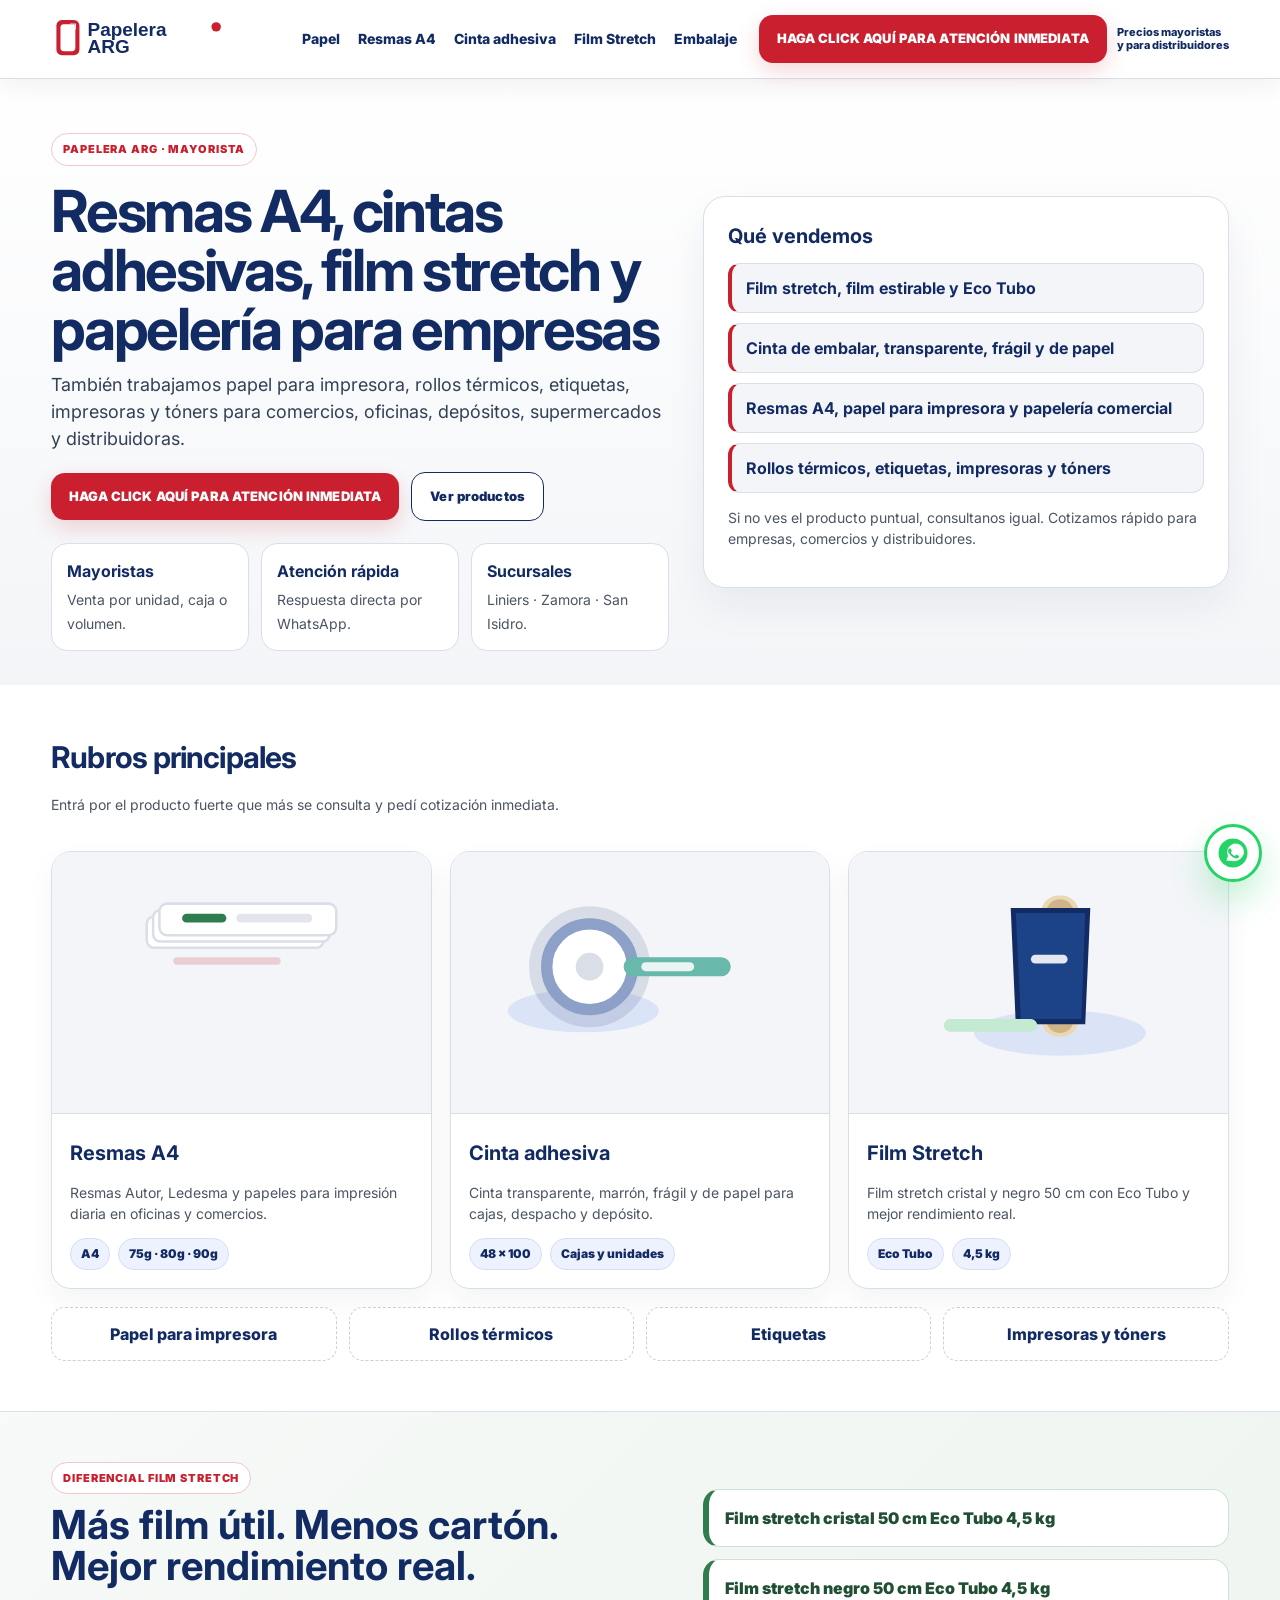
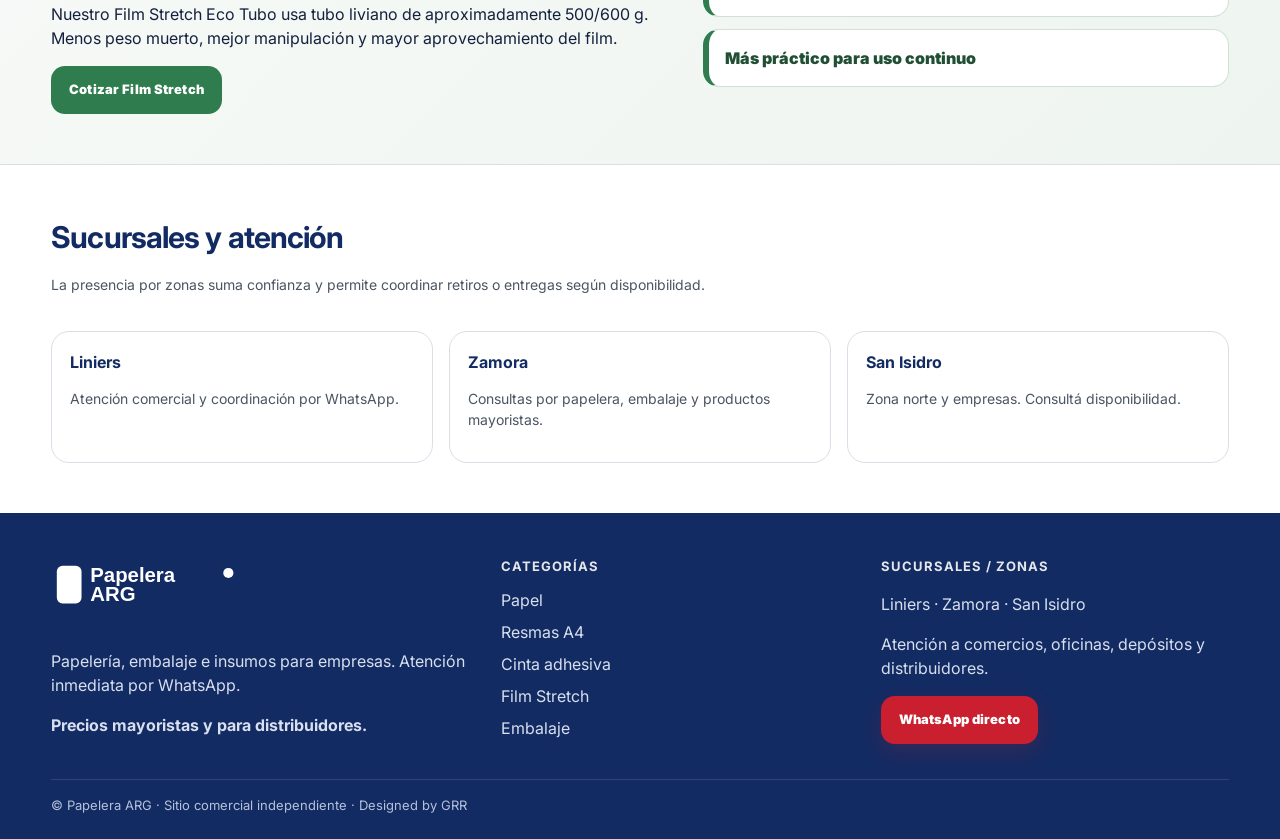
<file: index.html>
<!doctype html><html lang="es-AR"><head><meta charset="utf-8"><meta name="viewport" content="width=device-width, initial-scale=1"><title>Papelera ARG | Resmas A4, cintas adhesivas, film stretch y papelería para empresas</title><meta name="description" content="Papelera ARG: resmas A4, papel para impresora, cintas adhesivas, film stretch, rollos térmicos, etiquetas, impresoras y tóners para empresas."><link rel="canonical" href="https://www.papelera-arg.com.ar/"><meta property="og:title" content="Papelera ARG | Resmas A4, cintas adhesivas, film stretch y papelería para empresas"><meta property="og:description" content="Papelera ARG: resmas A4, papel para impresora, cintas adhesivas, film stretch, rollos térmicos, etiquetas, impresoras y tóners para empresas."><meta property="og:type" content="website"><link rel="icon" href="assets/img/favicon.svg" type="image/svg+xml"><link rel="preconnect" href="https://fonts.googleapis.com"><link rel="preconnect" href="https://fonts.gstatic.com" crossorigin><link href="https://fonts.googleapis.com/css2?family=Inter:wght@400;600;700;800;900&display=swap" rel="stylesheet"><link rel="stylesheet" href="assets/style.css"></head><body><header class="topbar"><div class="container nav"><a class="logo" href="index.html"><img src="assets/img/logo.svg" alt="Papelera ARG"></a><nav class="menu" data-menu><a href="papel.html">Papel</a><a href="resmas-a4.html">Resmas A4</a><a href="cinta-adhesiva.html">Cinta adhesiva</a><a href="film-stretch.html">Film Stretch</a><a href="embalaje.html">Embalaje</a></nav><div class="top-action"><a class="btn primary" href="https://wa.me/5491159468220?text=Hola%2C%20vengo%20de%20Papelera%20ARG.%20Quiero%20atenci%C3%B3n%20inmediata%20por%20una%20cotizaci%C3%B3n." target="_blank" rel="noopener">HAGA CLICK AQUÍ PARA ATENCIÓN INMEDIATA</a><span class="micro">Precios mayoristas<br>y para distribuidores</span></div><button class="mobile-toggle" data-menu-toggle>Menú</button></div></header>
<main>
<section class="hero"><div class="container hero-grid"><div><span class="kicker">Papelera ARG · Mayorista</span><h1>Resmas A4, cintas adhesivas, film stretch y papelería para empresas</h1><p class="lead">También trabajamos papel para impresora, rollos térmicos, etiquetas, impresoras y tóners para comercios, oficinas, depósitos, supermercados y distribuidoras.</p><div class="hero-actions"><a class="btn primary" href="https://wa.me/5491159468220?text=Hola%2C%20vengo%20de%20Papelera%20ARG.%20Quiero%20atenci%C3%B3n%20inmediata%20por%20una%20cotizaci%C3%B3n." target="_blank">HAGA CLICK AQUÍ PARA ATENCIÓN INMEDIATA</a><a class="btn outline" href="#productos">Ver productos</a></div><div class="trust-row"><div class="trust"><strong>Mayoristas</strong><span>Venta por unidad, caja o volumen.</span></div><div class="trust"><strong>Atención rápida</strong><span>Respuesta directa por WhatsApp.</span></div><div class="trust"><strong>Sucursales</strong><span>Liniers · Zamora · San Isidro.</span></div></div></div><div class="hero-visual"><h3>Qué vendemos</h3><div class="hero-list"><div>Film stretch, film estirable y Eco Tubo</div><div>Cinta de embalar, transparente, frágil y de papel</div><div>Resmas A4, papel para impresora y papelería comercial</div><div>Rollos térmicos, etiquetas, impresoras y tóners</div></div><p class="hero-note">Si no ves el producto puntual, consultanos igual. Cotizamos rápido para empresas, comercios y distribuidores.</p></div></div></section>
<section id="productos" class="section"><div class="container"><div class="section-head"><div><h2>Rubros principales</h2><p>Entrá por el producto fuerte que más se consulta y pedí cotización inmediata.</p></div></div><div class="grid cols-3"><a class="card cat-card" href="resmas-a4.html"><img src="assets/img/resmas.svg" alt="Resmas A4" loading="lazy"><div class="cat-body"><h3>Resmas A4</h3><p>Resmas Autor, Ledesma y papeles para impresión diaria en oficinas y comercios.</p><div class="tags"><span class="tag">A4</span><span class="tag">75g · 80g · 90g</span></div></div></a><a class="card cat-card" href="cinta-adhesiva.html"><img src="assets/img/cinta.svg" alt="Cinta adhesiva" loading="lazy"><div class="cat-body"><h3>Cinta adhesiva</h3><p>Cinta transparente, marrón, frágil y de papel para cajas, despacho y depósito.</p><div class="tags"><span class="tag">48 x 100</span><span class="tag">Cajas y unidades</span></div></div></a><a class="card cat-card" href="film-stretch.html"><img src="assets/img/film.svg" alt="Film Stretch" loading="lazy"><div class="cat-body"><h3>Film Stretch</h3><p>Film stretch cristal y negro 50 cm con Eco Tubo y mejor rendimiento real.</p><div class="tags"><span class="tag">Eco Tubo</span><span class="tag">4,5 kg</span></div></div></a></div><div class="secondary-strip"><div class="secondary-item">Papel para impresora</div><div class="secondary-item">Rollos térmicos</div><div class="secondary-item">Etiquetas</div><div class="secondary-item">Impresoras y tóners</div></div></div></section>
<section class="eco-band"><div class="container eco-box"><div><span class="kicker">Diferencial Film Stretch</span><h2 class="eco-title">Más film útil. Menos cartón. Mejor rendimiento real.</h2><p>Nuestro Film Stretch Eco Tubo usa tubo liviano de aproximadamente 500/600 g. Menos peso muerto, mejor manipulación y mayor aprovechamiento del film.</p><div class="hero-actions"><a class="btn green" href="https://wa.me/5491159468220?text=Hola%2C%20vengo%20de%20Papelera%20ARG.%20Quiero%20cotizar%20Film%20Stretch%20Eco%20Tubo." target="_blank">Cotizar Film Stretch</a></div></div><div class="eco-list"><div class="eco-item">Film stretch cristal 50 cm Eco Tubo 4,5 kg</div><div class="eco-item">Film stretch negro 50 cm Eco Tubo 4,5 kg</div><div class="eco-item">Más práctico para uso continuo</div></div></div></section>
<section class="section"><div class="container"><div class="section-head"><div><h2>Sucursales y atención</h2><p>La presencia por zonas suma confianza y permite coordinar retiros o entregas según disponibilidad.</p></div></div><div class="branch-grid"><div class="branch"><strong>Liniers</strong><p>Atención comercial y coordinación por WhatsApp.</p></div><div class="branch"><strong>Zamora</strong><p>Consultas por papelera, embalaje y productos mayoristas.</p></div><div class="branch"><strong>San Isidro</strong><p>Zona norte y empresas. Consultá disponibilidad.</p></div></div></div></section>
</main><footer class="footer"><div class="container"><div class="footer-grid"><div><img src="assets/img/logo.svg" alt="Papelera ARG" style="height:58px;filter:brightness(0) invert(1);margin-bottom:12px"><p>Papelería, embalaje e insumos para empresas. Atención inmediata por WhatsApp.</p><p><strong>Precios mayoristas y para distribuidores.</strong></p></div><div><h4>Categorías</h4><div class="footer-links"><a href="papel.html">Papel</a><a href="resmas-a4.html">Resmas A4</a><a href="cinta-adhesiva.html">Cinta adhesiva</a><a href="film-stretch.html">Film Stretch</a><a href="embalaje.html">Embalaje</a></div></div><div><h4>Sucursales / zonas</h4><p>Liniers · Zamora · San Isidro</p><p>Atención a comercios, oficinas, depósitos y distribuidores.</p><a class="btn primary" href="https://wa.me/5491159468220?text=Hola%2C%20vengo%20de%20Papelera%20ARG.%20Quiero%20pedir%20una%20cotizaci%C3%B3n." target="_blank">WhatsApp directo</a></div></div><div class="copy">© Papelera ARG · Sitio comercial independiente · Designed by GRR</div></div></footer><a class="float-wa" aria-label="WhatsApp" href="https://wa.me/5491159468220?text=Hola%2C%20vengo%20de%20Papelera%20ARG.%20Quiero%20pedir%20una%20cotizaci%C3%B3n." target="_blank"><img src="assets/img/wa.svg" alt="WhatsApp"></a><script src="assets/app.js"></script></body></html>
</file>
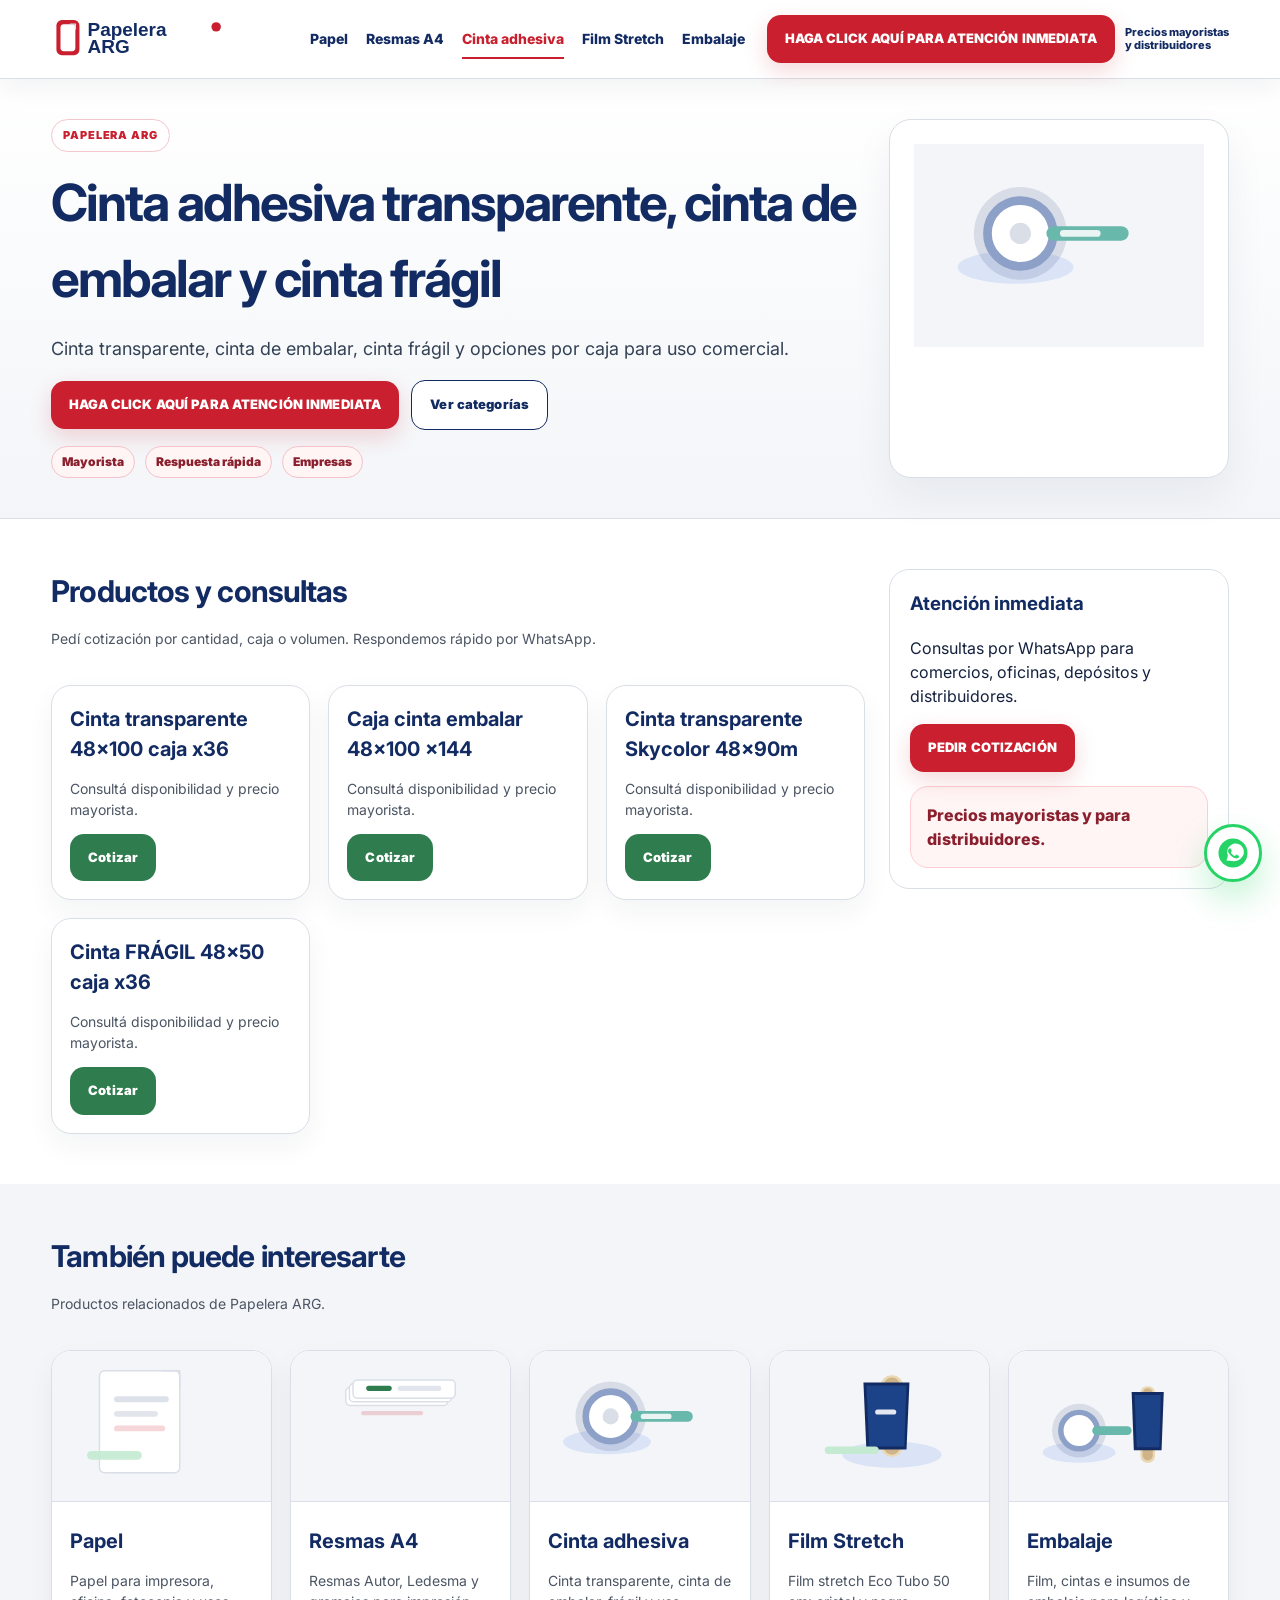
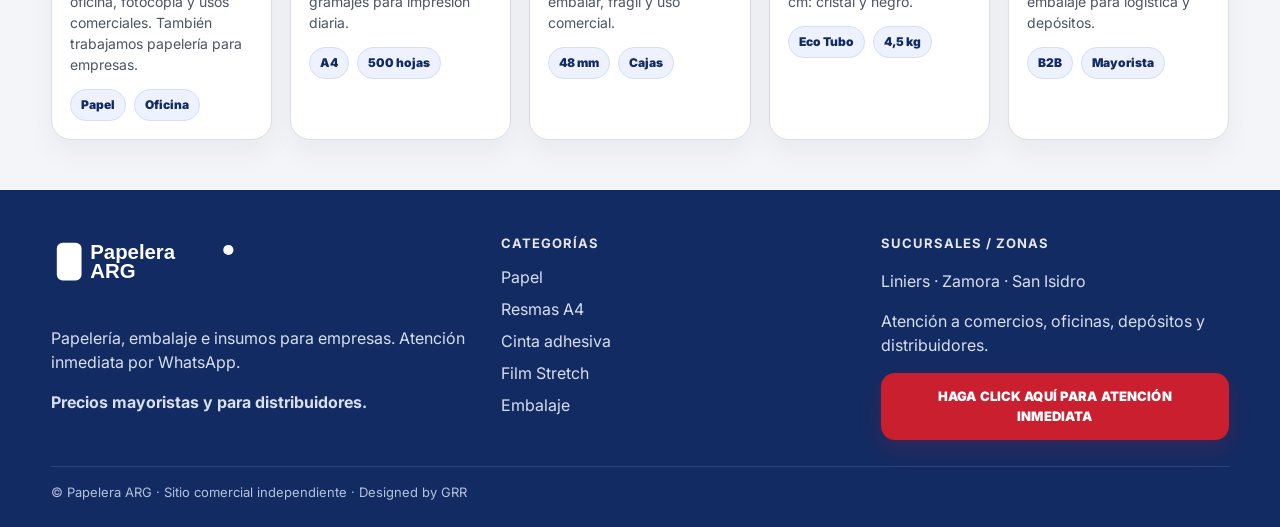
<file: cinta-adhesiva.html>
<!doctype html><html lang="es-AR"><head><meta charset="utf-8"><meta name="viewport" content="width=device-width, initial-scale=1"><title>Cinta adhesiva transparente, cinta de embalar y cinta frágil | Papelera ARG</title><meta name="description" content="Cinta transparente, cinta de embalar, cinta frágil y opciones por caja para uso comercial."><link rel="canonical" href="https://www.papelera-arg.com.ar/cinta-adhesiva.html"><meta property="og:title" content="Cinta adhesiva transparente, cinta de embalar y cinta frágil | Papelera ARG"><meta property="og:description" content="Cinta transparente, cinta de embalar, cinta frágil y opciones por caja para uso comercial."><meta property="og:type" content="website"><link rel="icon" href="assets/img/favicon.svg" type="image/svg+xml"><link rel="preconnect" href="https://fonts.googleapis.com"><link rel="preconnect" href="https://fonts.gstatic.com" crossorigin><link href="https://fonts.googleapis.com/css2?family=Inter:wght@400;600;700;800;900&display=swap" rel="stylesheet"><link rel="stylesheet" href="assets/style.css"></head><body><header class="topbar"><div class="container nav"><a class="logo" href="index.html"><img src="assets/img/logo.svg" alt="Papelera ARG"></a><nav class="menu" data-menu><a class="" href="papel.html">Papel</a><a class="" href="resmas-a4.html">Resmas A4</a><a class="active" href="cinta-adhesiva.html">Cinta adhesiva</a><a class="" href="film-stretch.html">Film Stretch</a><a class="" href="embalaje.html">Embalaje</a></nav><div class="top-action"><a class="btn primary" href="https://wa.me/5491159468220?text=Hola%2C%20vengo%20de%20Papelera%20ARG.%20Quiero%20atenci%C3%B3n%20inmediata%20por%20una%20cotizaci%C3%B3n." target="_blank" rel="noopener">HAGA CLICK AQUÍ PARA ATENCIÓN INMEDIATA</a><span class="micro">Precios mayoristas<br>y distribuidores</span></div><button class="mobile-toggle" data-menu-toggle>Menú</button></div></header><main><section class="page-hero"><div class="container content-grid"><div><span class="kicker">Papelera ARG</span><h1>Cinta adhesiva transparente, cinta de embalar y cinta frágil</h1><p>Cinta transparente, cinta de embalar, cinta frágil y opciones por caja para uso comercial.</p><div class="hero-actions"><a class="btn primary" href="https://wa.me/5491159468220?text=Hola%2C%20vengo%20de%20Papelera%20ARG.%20Quiero%20cotizar%20cinta%20adhesiva%20/%20cinta%20de%20embalar." target="_blank">HAGA CLICK AQUÍ PARA ATENCIÓN INMEDIATA</a><a class="btn outline" href="index.html#productos">Ver categorías</a></div><div class="quick-links"><span class="tag">Mayorista</span><span class="tag">Respuesta rápida</span><span class="tag">Empresas</span></div></div><div class="hero-visual"><img src="assets/img/cinta.svg" alt="Cinta adhesiva"></div></div></section><section class="section"><div class="container content-grid"><div><div class="section-head"><div><h2>Productos y consultas</h2><p>Pedí cotización por cantidad, caja o volumen. Respondemos rápido por WhatsApp.</p></div></div><div class="grid cols-3"><div class="card product"><h3>Cinta transparente 48x100 caja x36</h3><p>Consultá disponibilidad y precio mayorista.</p><a class="btn green" href="https://wa.me/5491159468220?text=Hola%2C%20vengo%20de%20Papelera%20ARG.%20Quiero%20cotizar%20cinta%20adhesiva%20/%20cinta%20de%20embalar.%20Producto%3A%20Cinta%20transparente%2048x100%20caja%20x36" target="_blank">Cotizar</a></div><div class="card product"><h3>Caja cinta embalar 48x100 x144</h3><p>Consultá disponibilidad y precio mayorista.</p><a class="btn green" href="https://wa.me/5491159468220?text=Hola%2C%20vengo%20de%20Papelera%20ARG.%20Quiero%20cotizar%20cinta%20adhesiva%20/%20cinta%20de%20embalar.%20Producto%3A%20Caja%20cinta%20embalar%2048x100%20x144" target="_blank">Cotizar</a></div><div class="card product"><h3>Cinta transparente Skycolor 48x90m</h3><p>Consultá disponibilidad y precio mayorista.</p><a class="btn green" href="https://wa.me/5491159468220?text=Hola%2C%20vengo%20de%20Papelera%20ARG.%20Quiero%20cotizar%20cinta%20adhesiva%20/%20cinta%20de%20embalar.%20Producto%3A%20Cinta%20transparente%20Skycolor%2048x90m" target="_blank">Cotizar</a></div><div class="card product"><h3>Cinta FRÁGIL 48x50 caja x36</h3><p>Consultá disponibilidad y precio mayorista.</p><a class="btn green" href="https://wa.me/5491159468220?text=Hola%2C%20vengo%20de%20Papelera%20ARG.%20Quiero%20cotizar%20cinta%20adhesiva%20/%20cinta%20de%20embalar.%20Producto%3A%20Cinta%20FR%C3%81GIL%2048x50%20caja%20x36" target="_blank">Cotizar</a></div></div></div><aside class="sidebox"><h3>Atención inmediata</h3><p>Consultas por WhatsApp para comercios, oficinas, depósitos y distribuidores.</p><a class="btn primary" href="https://wa.me/5491159468220?text=Hola%2C%20vengo%20de%20Papelera%20ARG.%20Quiero%20cotizar%20cinta%20adhesiva%20/%20cinta%20de%20embalar." target="_blank">PEDIR COTIZACIÓN</a><div style="height:14px"></div><div class="notice">Precios mayoristas y para distribuidores.</div></aside></div></section><section class="section alt"><div class="container"><div class="section-head"><div><h2>También puede interesarte</h2><p>Productos relacionados de Papelera ARG.</p></div></div><div class="grid cols-5"><a class="card cat-card" href="papel.html"><img src="assets/img/papel.svg" alt="Papel" loading="lazy"><div class="cat-body"><h3>Papel</h3><p>Papel para impresora, oficina, fotocopia y usos comerciales. También trabajamos papelería para empresas.</p><div class="tags"><span class="tag">Papel</span><span class="tag">Oficina</span></div></div></a><a class="card cat-card" href="resmas-a4.html"><img src="assets/img/resmas.svg" alt="Resmas A4" loading="lazy"><div class="cat-body"><h3>Resmas A4</h3><p>Resmas Autor, Ledesma y gramajes para impresión diaria.</p><div class="tags"><span class="tag">A4</span><span class="tag">500 hojas</span></div></div></a><a class="card cat-card" href="cinta-adhesiva.html"><img src="assets/img/cinta.svg" alt="Cinta adhesiva" loading="lazy"><div class="cat-body"><h3>Cinta adhesiva</h3><p>Cinta transparente, cinta de embalar, frágil y uso comercial.</p><div class="tags"><span class="tag">48 mm</span><span class="tag">Cajas</span></div></div></a><a class="card cat-card" href="film-stretch.html"><img src="assets/img/film.svg" alt="Film Stretch" loading="lazy"><div class="cat-body"><h3>Film Stretch</h3><p>Film stretch Eco Tubo 50 cm: cristal y negro.</p><div class="tags"><span class="tag">Eco Tubo</span><span class="tag">4,5 kg</span></div></div></a><a class="card cat-card" href="embalaje.html"><img src="assets/img/embalaje.svg" alt="Embalaje" loading="lazy"><div class="cat-body"><h3>Embalaje</h3><p>Film, cintas e insumos de embalaje para logística y depósitos.</p><div class="tags"><span class="tag">B2B</span><span class="tag">Mayorista</span></div></div></a></div></div></section></main><footer class="footer"><div class="container"><div class="footer-grid"><div><img src="assets/img/logo.svg" alt="Papelera ARG" style="height:58px;filter:brightness(0) invert(1);margin-bottom:12px"><p>Papelería, embalaje e insumos para empresas. Atención inmediata por WhatsApp.</p><p><strong>Precios mayoristas y para distribuidores.</strong></p></div><div><h4>Categorías</h4><div class="footer-links"><a href="papel.html">Papel</a><a href="resmas-a4.html">Resmas A4</a><a href="cinta-adhesiva.html">Cinta adhesiva</a><a href="film-stretch.html">Film Stretch</a><a href="embalaje.html">Embalaje</a></div></div><div><h4>Sucursales / zonas</h4><p>Liniers · Zamora · San Isidro</p><p>Atención a comercios, oficinas, depósitos y distribuidores.</p><a class="btn primary" href="https://wa.me/5491159468220?text=Hola%2C%20vengo%20de%20Papelera%20ARG.%20Quiero%20pedir%20una%20cotizaci%C3%B3n." target="_blank">HAGA CLICK AQUÍ PARA ATENCIÓN INMEDIATA</a></div></div><div class="copy">© Papelera ARG · Sitio comercial independiente · Designed by GRR</div></div></footer><a class="float-wa" aria-label="WhatsApp" href="https://wa.me/5491159468220?text=Hola%2C%20vengo%20de%20Papelera%20ARG.%20Quiero%20pedir%20una%20cotizaci%C3%B3n." target="_blank"><img src="assets/img/wa.svg" alt="WhatsApp"></a><script src="assets/app.js"></script></body></html>
</file>
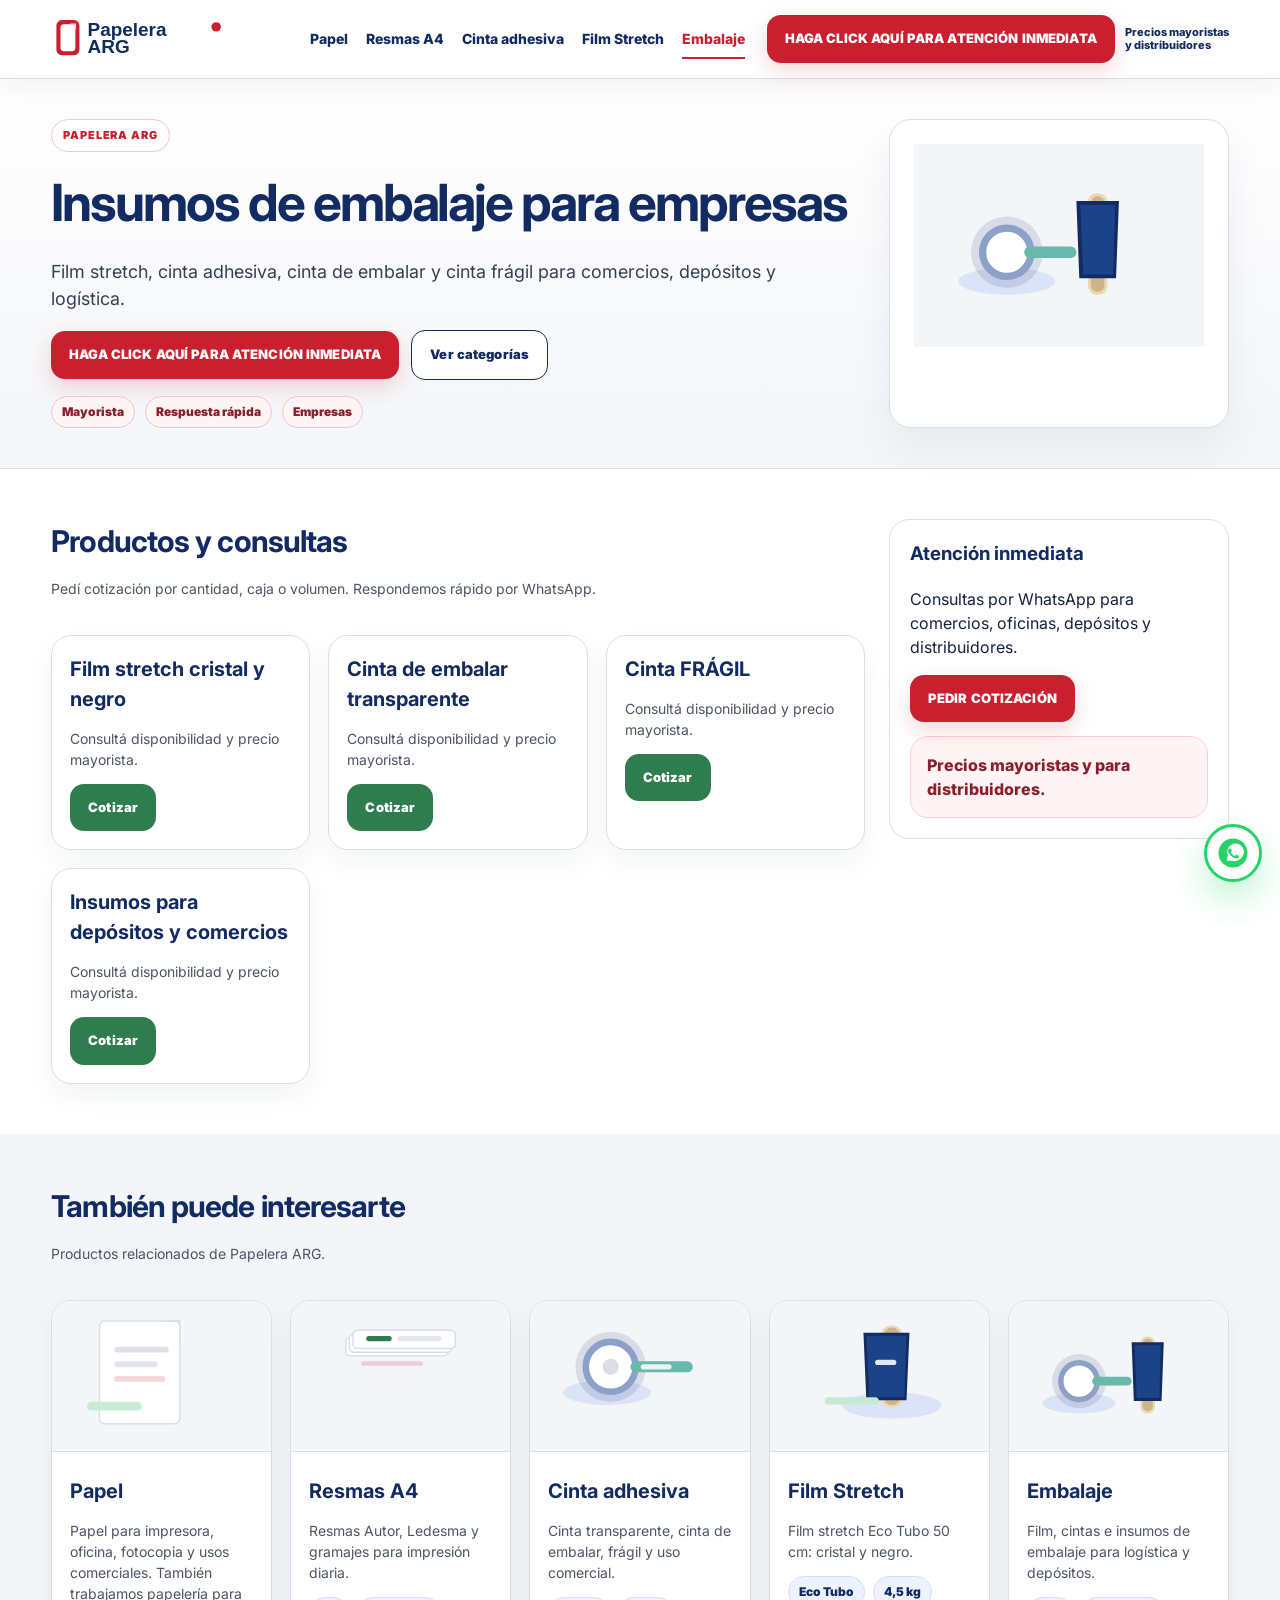
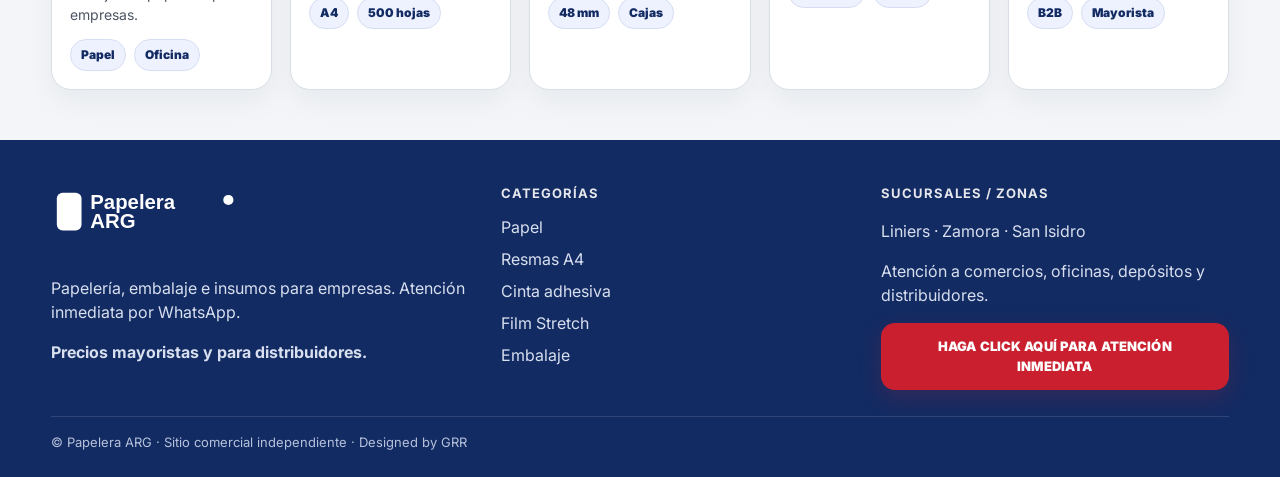
<file: embalaje.html>
<!doctype html><html lang="es-AR"><head><meta charset="utf-8"><meta name="viewport" content="width=device-width, initial-scale=1"><title>Insumos de embalaje para empresas | Papelera ARG</title><meta name="description" content="Film stretch, cinta adhesiva, cinta de embalar y cinta frágil para comercios, depósitos y logística."><link rel="canonical" href="https://www.papelera-arg.com.ar/embalaje.html"><meta property="og:title" content="Insumos de embalaje para empresas | Papelera ARG"><meta property="og:description" content="Film stretch, cinta adhesiva, cinta de embalar y cinta frágil para comercios, depósitos y logística."><meta property="og:type" content="website"><link rel="icon" href="assets/img/favicon.svg" type="image/svg+xml"><link rel="preconnect" href="https://fonts.googleapis.com"><link rel="preconnect" href="https://fonts.gstatic.com" crossorigin><link href="https://fonts.googleapis.com/css2?family=Inter:wght@400;600;700;800;900&display=swap" rel="stylesheet"><link rel="stylesheet" href="assets/style.css"></head><body><header class="topbar"><div class="container nav"><a class="logo" href="index.html"><img src="assets/img/logo.svg" alt="Papelera ARG"></a><nav class="menu" data-menu><a class="" href="papel.html">Papel</a><a class="" href="resmas-a4.html">Resmas A4</a><a class="" href="cinta-adhesiva.html">Cinta adhesiva</a><a class="" href="film-stretch.html">Film Stretch</a><a class="active" href="embalaje.html">Embalaje</a></nav><div class="top-action"><a class="btn primary" href="https://wa.me/5491159468220?text=Hola%2C%20vengo%20de%20Papelera%20ARG.%20Quiero%20atenci%C3%B3n%20inmediata%20por%20una%20cotizaci%C3%B3n." target="_blank" rel="noopener">HAGA CLICK AQUÍ PARA ATENCIÓN INMEDIATA</a><span class="micro">Precios mayoristas<br>y distribuidores</span></div><button class="mobile-toggle" data-menu-toggle>Menú</button></div></header><main><section class="page-hero"><div class="container content-grid"><div><span class="kicker">Papelera ARG</span><h1>Insumos de embalaje para empresas</h1><p>Film stretch, cinta adhesiva, cinta de embalar y cinta frágil para comercios, depósitos y logística.</p><div class="hero-actions"><a class="btn primary" href="https://wa.me/5491159468220?text=Hola%2C%20vengo%20de%20Papelera%20ARG.%20Quiero%20cotizar%20insumos%20de%20embalaje." target="_blank">HAGA CLICK AQUÍ PARA ATENCIÓN INMEDIATA</a><a class="btn outline" href="index.html#productos">Ver categorías</a></div><div class="quick-links"><span class="tag">Mayorista</span><span class="tag">Respuesta rápida</span><span class="tag">Empresas</span></div></div><div class="hero-visual"><img src="assets/img/embalaje.svg" alt="Embalaje"></div></div></section><section class="section"><div class="container content-grid"><div><div class="section-head"><div><h2>Productos y consultas</h2><p>Pedí cotización por cantidad, caja o volumen. Respondemos rápido por WhatsApp.</p></div></div><div class="grid cols-3"><div class="card product"><h3>Film stretch cristal y negro</h3><p>Consultá disponibilidad y precio mayorista.</p><a class="btn green" href="https://wa.me/5491159468220?text=Hola%2C%20vengo%20de%20Papelera%20ARG.%20Quiero%20cotizar%20insumos%20de%20embalaje.%20Producto%3A%20Film%20stretch%20cristal%20y%20negro" target="_blank">Cotizar</a></div><div class="card product"><h3>Cinta de embalar transparente</h3><p>Consultá disponibilidad y precio mayorista.</p><a class="btn green" href="https://wa.me/5491159468220?text=Hola%2C%20vengo%20de%20Papelera%20ARG.%20Quiero%20cotizar%20insumos%20de%20embalaje.%20Producto%3A%20Cinta%20de%20embalar%20transparente" target="_blank">Cotizar</a></div><div class="card product"><h3>Cinta FRÁGIL</h3><p>Consultá disponibilidad y precio mayorista.</p><a class="btn green" href="https://wa.me/5491159468220?text=Hola%2C%20vengo%20de%20Papelera%20ARG.%20Quiero%20cotizar%20insumos%20de%20embalaje.%20Producto%3A%20Cinta%20FR%C3%81GIL" target="_blank">Cotizar</a></div><div class="card product"><h3>Insumos para depósitos y comercios</h3><p>Consultá disponibilidad y precio mayorista.</p><a class="btn green" href="https://wa.me/5491159468220?text=Hola%2C%20vengo%20de%20Papelera%20ARG.%20Quiero%20cotizar%20insumos%20de%20embalaje.%20Producto%3A%20Insumos%20para%20dep%C3%B3sitos%20y%20comercios" target="_blank">Cotizar</a></div></div></div><aside class="sidebox"><h3>Atención inmediata</h3><p>Consultas por WhatsApp para comercios, oficinas, depósitos y distribuidores.</p><a class="btn primary" href="https://wa.me/5491159468220?text=Hola%2C%20vengo%20de%20Papelera%20ARG.%20Quiero%20cotizar%20insumos%20de%20embalaje." target="_blank">PEDIR COTIZACIÓN</a><div style="height:14px"></div><div class="notice">Precios mayoristas y para distribuidores.</div></aside></div></section><section class="section alt"><div class="container"><div class="section-head"><div><h2>También puede interesarte</h2><p>Productos relacionados de Papelera ARG.</p></div></div><div class="grid cols-5"><a class="card cat-card" href="papel.html"><img src="assets/img/papel.svg" alt="Papel" loading="lazy"><div class="cat-body"><h3>Papel</h3><p>Papel para impresora, oficina, fotocopia y usos comerciales. También trabajamos papelería para empresas.</p><div class="tags"><span class="tag">Papel</span><span class="tag">Oficina</span></div></div></a><a class="card cat-card" href="resmas-a4.html"><img src="assets/img/resmas.svg" alt="Resmas A4" loading="lazy"><div class="cat-body"><h3>Resmas A4</h3><p>Resmas Autor, Ledesma y gramajes para impresión diaria.</p><div class="tags"><span class="tag">A4</span><span class="tag">500 hojas</span></div></div></a><a class="card cat-card" href="cinta-adhesiva.html"><img src="assets/img/cinta.svg" alt="Cinta adhesiva" loading="lazy"><div class="cat-body"><h3>Cinta adhesiva</h3><p>Cinta transparente, cinta de embalar, frágil y uso comercial.</p><div class="tags"><span class="tag">48 mm</span><span class="tag">Cajas</span></div></div></a><a class="card cat-card" href="film-stretch.html"><img src="assets/img/film.svg" alt="Film Stretch" loading="lazy"><div class="cat-body"><h3>Film Stretch</h3><p>Film stretch Eco Tubo 50 cm: cristal y negro.</p><div class="tags"><span class="tag">Eco Tubo</span><span class="tag">4,5 kg</span></div></div></a><a class="card cat-card" href="embalaje.html"><img src="assets/img/embalaje.svg" alt="Embalaje" loading="lazy"><div class="cat-body"><h3>Embalaje</h3><p>Film, cintas e insumos de embalaje para logística y depósitos.</p><div class="tags"><span class="tag">B2B</span><span class="tag">Mayorista</span></div></div></a></div></div></section></main><footer class="footer"><div class="container"><div class="footer-grid"><div><img src="assets/img/logo.svg" alt="Papelera ARG" style="height:58px;filter:brightness(0) invert(1);margin-bottom:12px"><p>Papelería, embalaje e insumos para empresas. Atención inmediata por WhatsApp.</p><p><strong>Precios mayoristas y para distribuidores.</strong></p></div><div><h4>Categorías</h4><div class="footer-links"><a href="papel.html">Papel</a><a href="resmas-a4.html">Resmas A4</a><a href="cinta-adhesiva.html">Cinta adhesiva</a><a href="film-stretch.html">Film Stretch</a><a href="embalaje.html">Embalaje</a></div></div><div><h4>Sucursales / zonas</h4><p>Liniers · Zamora · San Isidro</p><p>Atención a comercios, oficinas, depósitos y distribuidores.</p><a class="btn primary" href="https://wa.me/5491159468220?text=Hola%2C%20vengo%20de%20Papelera%20ARG.%20Quiero%20pedir%20una%20cotizaci%C3%B3n." target="_blank">HAGA CLICK AQUÍ PARA ATENCIÓN INMEDIATA</a></div></div><div class="copy">© Papelera ARG · Sitio comercial independiente · Designed by GRR</div></div></footer><a class="float-wa" aria-label="WhatsApp" href="https://wa.me/5491159468220?text=Hola%2C%20vengo%20de%20Papelera%20ARG.%20Quiero%20pedir%20una%20cotizaci%C3%B3n." target="_blank"><img src="assets/img/wa.svg" alt="WhatsApp"></a><script src="assets/app.js"></script></body></html>
</file>
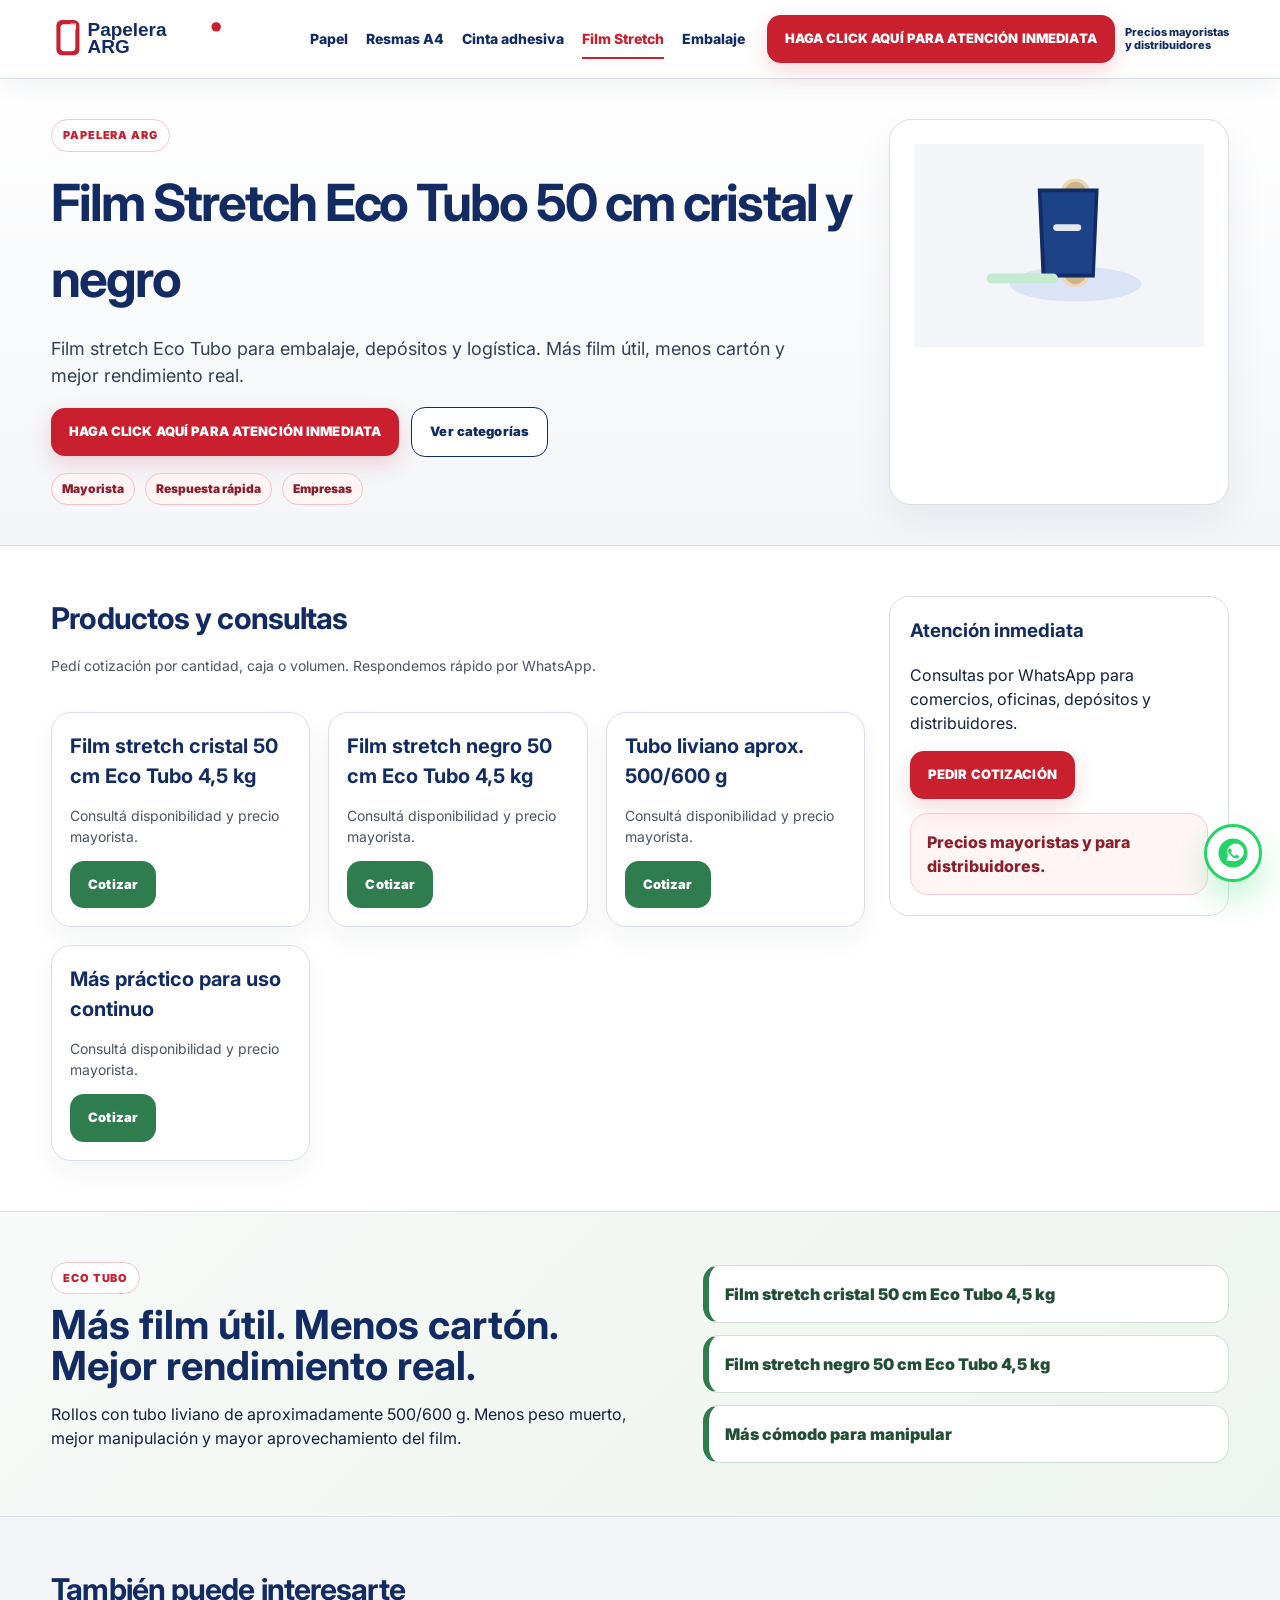
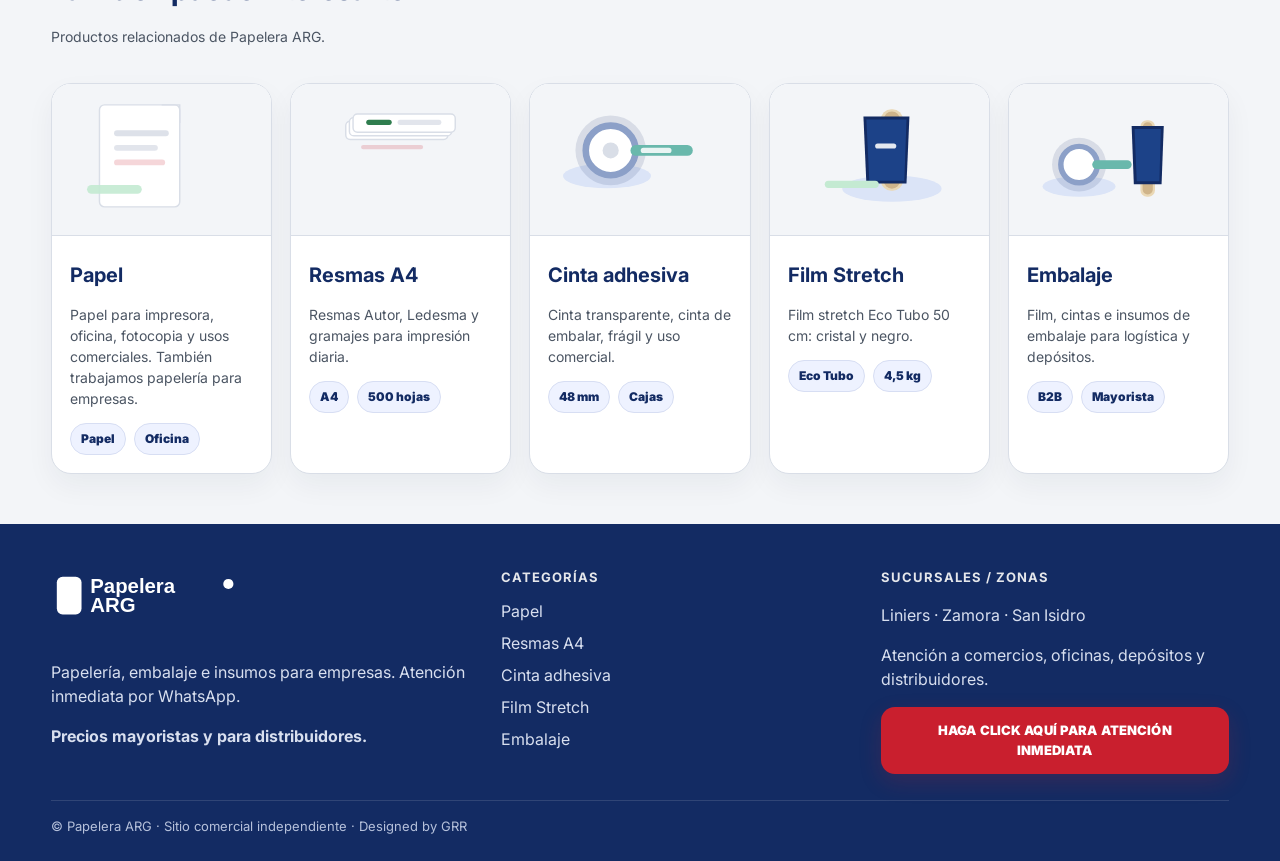
<file: film-stretch.html>
<!doctype html><html lang="es-AR"><head><meta charset="utf-8"><meta name="viewport" content="width=device-width, initial-scale=1"><title>Film Stretch Eco Tubo 50 cm cristal y negro | Papelera ARG</title><meta name="description" content="Film stretch Eco Tubo para embalaje, depósitos y logística. Más film útil, menos cartón y mejor rendimiento real."><link rel="canonical" href="https://www.papelera-arg.com.ar/film-stretch.html"><meta property="og:title" content="Film Stretch Eco Tubo 50 cm cristal y negro | Papelera ARG"><meta property="og:description" content="Film stretch Eco Tubo para embalaje, depósitos y logística. Más film útil, menos cartón y mejor rendimiento real."><meta property="og:type" content="website"><link rel="icon" href="assets/img/favicon.svg" type="image/svg+xml"><link rel="preconnect" href="https://fonts.googleapis.com"><link rel="preconnect" href="https://fonts.gstatic.com" crossorigin><link href="https://fonts.googleapis.com/css2?family=Inter:wght@400;600;700;800;900&display=swap" rel="stylesheet"><link rel="stylesheet" href="assets/style.css"></head><body><header class="topbar"><div class="container nav"><a class="logo" href="index.html"><img src="assets/img/logo.svg" alt="Papelera ARG"></a><nav class="menu" data-menu><a class="" href="papel.html">Papel</a><a class="" href="resmas-a4.html">Resmas A4</a><a class="" href="cinta-adhesiva.html">Cinta adhesiva</a><a class="active" href="film-stretch.html">Film Stretch</a><a class="" href="embalaje.html">Embalaje</a></nav><div class="top-action"><a class="btn primary" href="https://wa.me/5491159468220?text=Hola%2C%20vengo%20de%20Papelera%20ARG.%20Quiero%20atenci%C3%B3n%20inmediata%20por%20una%20cotizaci%C3%B3n." target="_blank" rel="noopener">HAGA CLICK AQUÍ PARA ATENCIÓN INMEDIATA</a><span class="micro">Precios mayoristas<br>y distribuidores</span></div><button class="mobile-toggle" data-menu-toggle>Menú</button></div></header><main><section class="page-hero"><div class="container content-grid"><div><span class="kicker">Papelera ARG</span><h1>Film Stretch Eco Tubo 50 cm cristal y negro</h1><p>Film stretch Eco Tubo para embalaje, depósitos y logística. Más film útil, menos cartón y mejor rendimiento real.</p><div class="hero-actions"><a class="btn primary" href="https://wa.me/5491159468220?text=Hola%2C%20vengo%20de%20Papelera%20ARG.%20Quiero%20cotizar%20Film%20Stretch%20Eco%20Tubo." target="_blank">HAGA CLICK AQUÍ PARA ATENCIÓN INMEDIATA</a><a class="btn outline" href="index.html#productos">Ver categorías</a></div><div class="quick-links"><span class="tag">Mayorista</span><span class="tag">Respuesta rápida</span><span class="tag">Empresas</span></div></div><div class="hero-visual"><img src="assets/img/film.svg" alt="Film Stretch"></div></div></section><section class="section"><div class="container content-grid"><div><div class="section-head"><div><h2>Productos y consultas</h2><p>Pedí cotización por cantidad, caja o volumen. Respondemos rápido por WhatsApp.</p></div></div><div class="grid cols-3"><div class="card product"><h3>Film stretch cristal 50 cm Eco Tubo 4,5 kg</h3><p>Consultá disponibilidad y precio mayorista.</p><a class="btn green" href="https://wa.me/5491159468220?text=Hola%2C%20vengo%20de%20Papelera%20ARG.%20Quiero%20cotizar%20Film%20Stretch%20Eco%20Tubo.%20Producto%3A%20Film%20stretch%20cristal%2050%20cm%20Eco%20Tubo%204%2C5%20kg" target="_blank">Cotizar</a></div><div class="card product"><h3>Film stretch negro 50 cm Eco Tubo 4,5 kg</h3><p>Consultá disponibilidad y precio mayorista.</p><a class="btn green" href="https://wa.me/5491159468220?text=Hola%2C%20vengo%20de%20Papelera%20ARG.%20Quiero%20cotizar%20Film%20Stretch%20Eco%20Tubo.%20Producto%3A%20Film%20stretch%20negro%2050%20cm%20Eco%20Tubo%204%2C5%20kg" target="_blank">Cotizar</a></div><div class="card product"><h3>Tubo liviano aprox. 500/600 g</h3><p>Consultá disponibilidad y precio mayorista.</p><a class="btn green" href="https://wa.me/5491159468220?text=Hola%2C%20vengo%20de%20Papelera%20ARG.%20Quiero%20cotizar%20Film%20Stretch%20Eco%20Tubo.%20Producto%3A%20Tubo%20liviano%20aprox.%20500/600%20g" target="_blank">Cotizar</a></div><div class="card product"><h3>Más práctico para uso continuo</h3><p>Consultá disponibilidad y precio mayorista.</p><a class="btn green" href="https://wa.me/5491159468220?text=Hola%2C%20vengo%20de%20Papelera%20ARG.%20Quiero%20cotizar%20Film%20Stretch%20Eco%20Tubo.%20Producto%3A%20M%C3%A1s%20pr%C3%A1ctico%20para%20uso%20continuo" target="_blank">Cotizar</a></div></div></div><aside class="sidebox"><h3>Atención inmediata</h3><p>Consultas por WhatsApp para comercios, oficinas, depósitos y distribuidores.</p><a class="btn primary" href="https://wa.me/5491159468220?text=Hola%2C%20vengo%20de%20Papelera%20ARG.%20Quiero%20cotizar%20Film%20Stretch%20Eco%20Tubo." target="_blank">PEDIR COTIZACIÓN</a><div style="height:14px"></div><div class="notice">Precios mayoristas y para distribuidores.</div></aside></div></section><section class="eco-band"><div class="container eco-box"><div><span class="kicker">Eco Tubo</span><h2 class="eco-title">Más film útil. Menos cartón. Mejor rendimiento real.</h2><p>Rollos con tubo liviano de aproximadamente 500/600 g. Menos peso muerto, mejor manipulación y mayor aprovechamiento del film.</p></div><div class="eco-list"><div class="eco-item">Film stretch cristal 50 cm Eco Tubo 4,5 kg</div><div class="eco-item">Film stretch negro 50 cm Eco Tubo 4,5 kg</div><div class="eco-item">Más cómodo para manipular</div></div></div></section><section class="section alt"><div class="container"><div class="section-head"><div><h2>También puede interesarte</h2><p>Productos relacionados de Papelera ARG.</p></div></div><div class="grid cols-5"><a class="card cat-card" href="papel.html"><img src="assets/img/papel.svg" alt="Papel" loading="lazy"><div class="cat-body"><h3>Papel</h3><p>Papel para impresora, oficina, fotocopia y usos comerciales. También trabajamos papelería para empresas.</p><div class="tags"><span class="tag">Papel</span><span class="tag">Oficina</span></div></div></a><a class="card cat-card" href="resmas-a4.html"><img src="assets/img/resmas.svg" alt="Resmas A4" loading="lazy"><div class="cat-body"><h3>Resmas A4</h3><p>Resmas Autor, Ledesma y gramajes para impresión diaria.</p><div class="tags"><span class="tag">A4</span><span class="tag">500 hojas</span></div></div></a><a class="card cat-card" href="cinta-adhesiva.html"><img src="assets/img/cinta.svg" alt="Cinta adhesiva" loading="lazy"><div class="cat-body"><h3>Cinta adhesiva</h3><p>Cinta transparente, cinta de embalar, frágil y uso comercial.</p><div class="tags"><span class="tag">48 mm</span><span class="tag">Cajas</span></div></div></a><a class="card cat-card" href="film-stretch.html"><img src="assets/img/film.svg" alt="Film Stretch" loading="lazy"><div class="cat-body"><h3>Film Stretch</h3><p>Film stretch Eco Tubo 50 cm: cristal y negro.</p><div class="tags"><span class="tag">Eco Tubo</span><span class="tag">4,5 kg</span></div></div></a><a class="card cat-card" href="embalaje.html"><img src="assets/img/embalaje.svg" alt="Embalaje" loading="lazy"><div class="cat-body"><h3>Embalaje</h3><p>Film, cintas e insumos de embalaje para logística y depósitos.</p><div class="tags"><span class="tag">B2B</span><span class="tag">Mayorista</span></div></div></a></div></div></section></main><footer class="footer"><div class="container"><div class="footer-grid"><div><img src="assets/img/logo.svg" alt="Papelera ARG" style="height:58px;filter:brightness(0) invert(1);margin-bottom:12px"><p>Papelería, embalaje e insumos para empresas. Atención inmediata por WhatsApp.</p><p><strong>Precios mayoristas y para distribuidores.</strong></p></div><div><h4>Categorías</h4><div class="footer-links"><a href="papel.html">Papel</a><a href="resmas-a4.html">Resmas A4</a><a href="cinta-adhesiva.html">Cinta adhesiva</a><a href="film-stretch.html">Film Stretch</a><a href="embalaje.html">Embalaje</a></div></div><div><h4>Sucursales / zonas</h4><p>Liniers · Zamora · San Isidro</p><p>Atención a comercios, oficinas, depósitos y distribuidores.</p><a class="btn primary" href="https://wa.me/5491159468220?text=Hola%2C%20vengo%20de%20Papelera%20ARG.%20Quiero%20pedir%20una%20cotizaci%C3%B3n." target="_blank">HAGA CLICK AQUÍ PARA ATENCIÓN INMEDIATA</a></div></div><div class="copy">© Papelera ARG · Sitio comercial independiente · Designed by GRR</div></div></footer><a class="float-wa" aria-label="WhatsApp" href="https://wa.me/5491159468220?text=Hola%2C%20vengo%20de%20Papelera%20ARG.%20Quiero%20pedir%20una%20cotizaci%C3%B3n." target="_blank"><img src="assets/img/wa.svg" alt="WhatsApp"></a><script src="assets/app.js"></script></body></html>
</file>
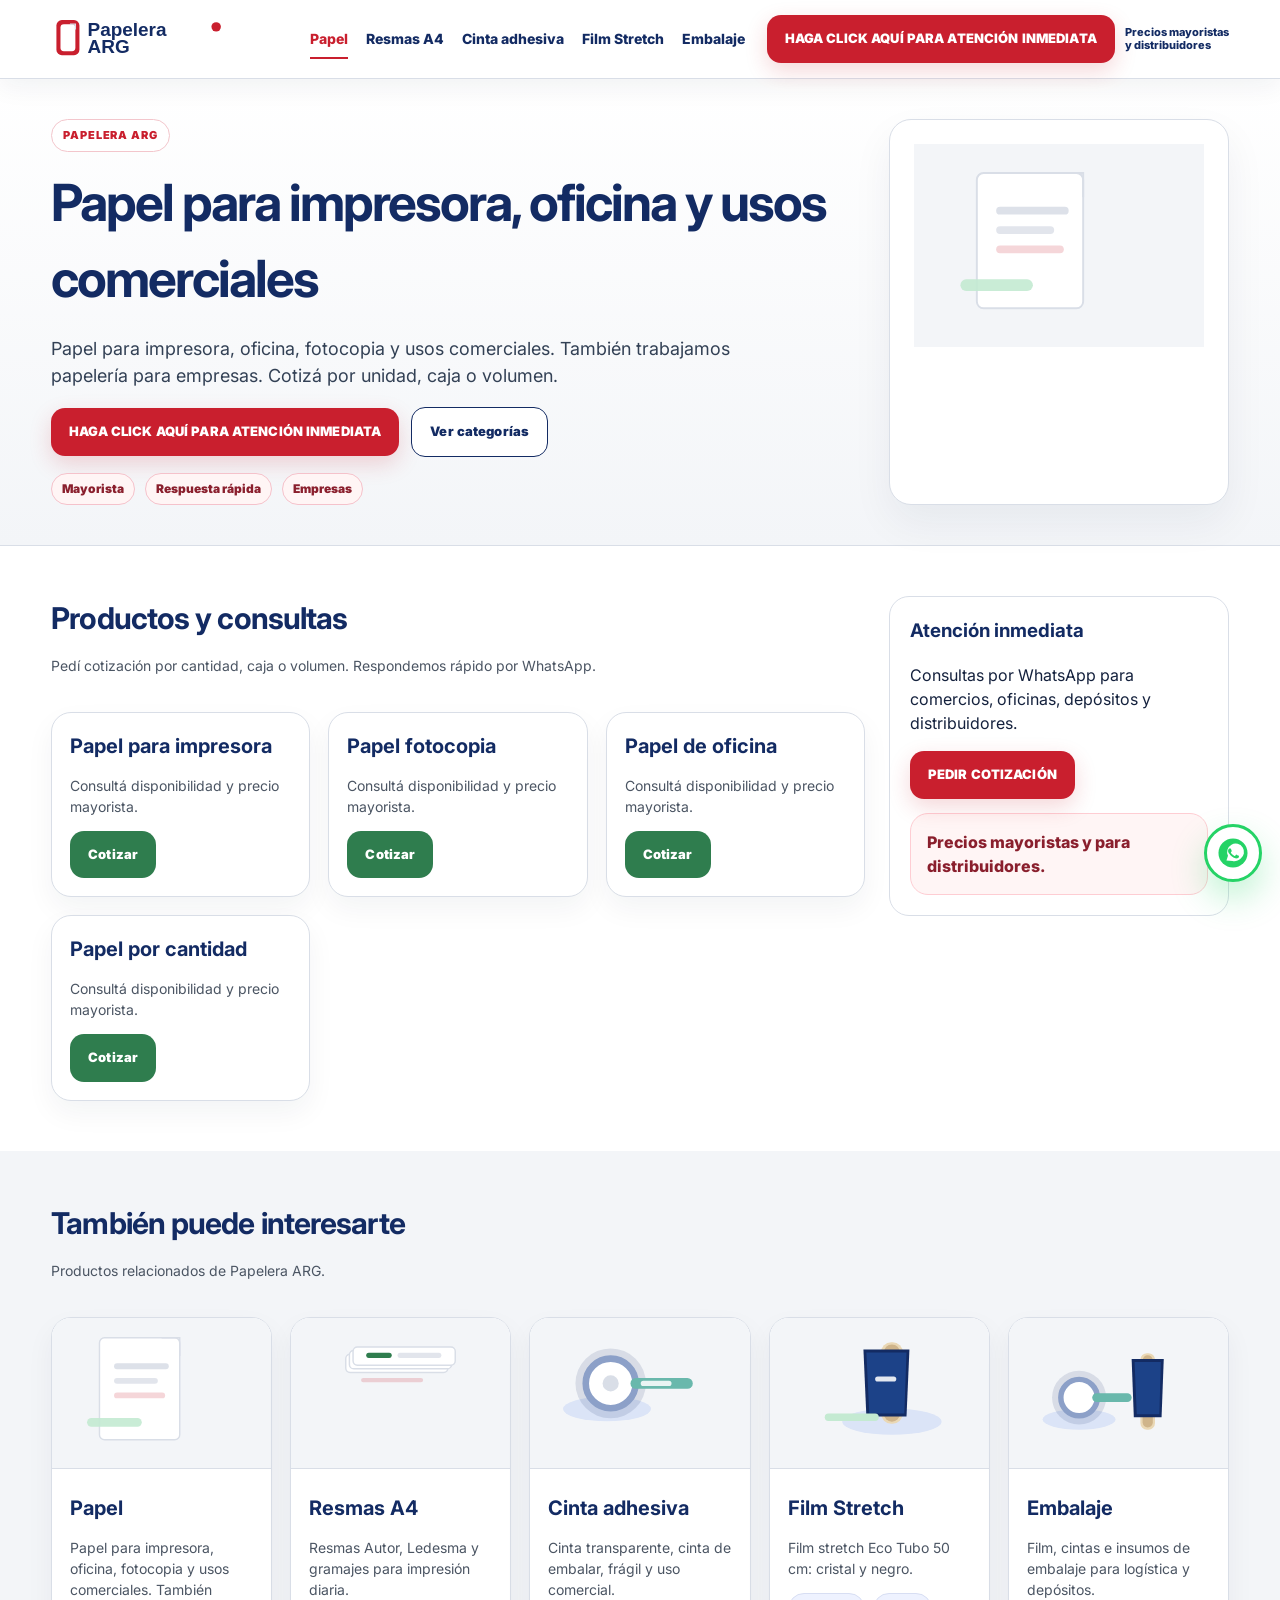
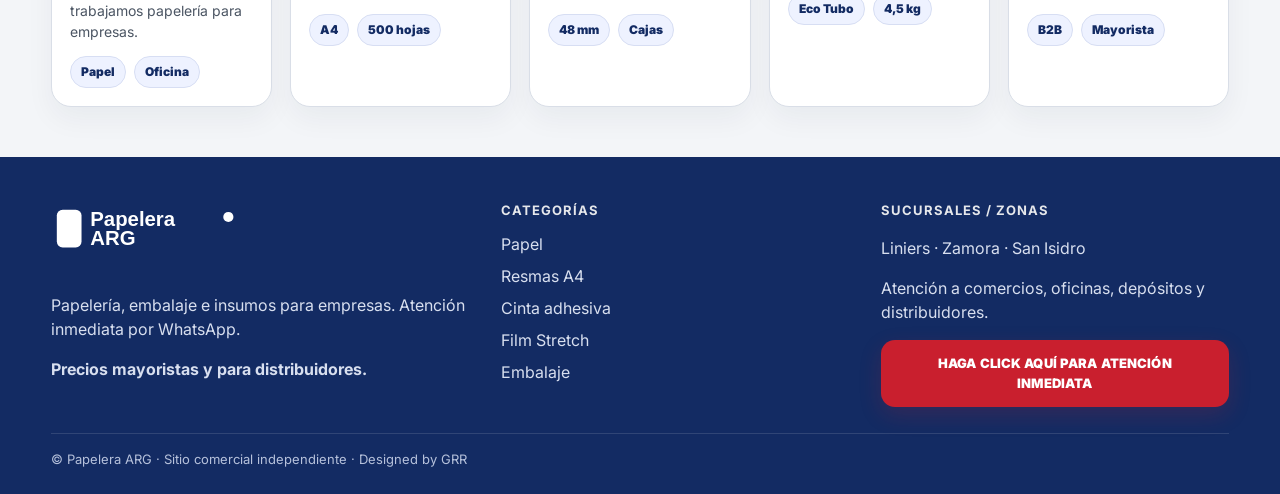
<file: papel.html>
<!doctype html><html lang="es-AR"><head><meta charset="utf-8"><meta name="viewport" content="width=device-width, initial-scale=1"><title>Papel para impresora, oficina y usos comerciales | Papelera ARG</title><meta name="description" content="Papel para impresora, oficina, fotocopia y usos comerciales. También trabajamos papelería para empresas. Cotizá por unidad, caja o volumen."><link rel="canonical" href="https://www.papelera-arg.com.ar/papel.html"><meta property="og:title" content="Papel para impresora, oficina y usos comerciales | Papelera ARG"><meta property="og:description" content="Papel para impresora, oficina, fotocopia y usos comerciales. También trabajamos papelería para empresas. Cotizá por unidad, caja o volumen."><meta property="og:type" content="website"><link rel="icon" href="assets/img/favicon.svg" type="image/svg+xml"><link rel="preconnect" href="https://fonts.googleapis.com"><link rel="preconnect" href="https://fonts.gstatic.com" crossorigin><link href="https://fonts.googleapis.com/css2?family=Inter:wght@400;600;700;800;900&display=swap" rel="stylesheet"><link rel="stylesheet" href="assets/style.css"></head><body><header class="topbar"><div class="container nav"><a class="logo" href="index.html"><img src="assets/img/logo.svg" alt="Papelera ARG"></a><nav class="menu" data-menu><a class="active" href="papel.html">Papel</a><a class="" href="resmas-a4.html">Resmas A4</a><a class="" href="cinta-adhesiva.html">Cinta adhesiva</a><a class="" href="film-stretch.html">Film Stretch</a><a class="" href="embalaje.html">Embalaje</a></nav><div class="top-action"><a class="btn primary" href="https://wa.me/5491159468220?text=Hola%2C%20vengo%20de%20Papelera%20ARG.%20Quiero%20atenci%C3%B3n%20inmediata%20por%20una%20cotizaci%C3%B3n." target="_blank" rel="noopener">HAGA CLICK AQUÍ PARA ATENCIÓN INMEDIATA</a><span class="micro">Precios mayoristas<br>y distribuidores</span></div><button class="mobile-toggle" data-menu-toggle>Menú</button></div></header><main><section class="page-hero"><div class="container content-grid"><div><span class="kicker">Papelera ARG</span><h1>Papel para impresora, oficina y usos comerciales</h1><p>Papel para impresora, oficina, fotocopia y usos comerciales. También trabajamos papelería para empresas. Cotizá por unidad, caja o volumen.</p><div class="hero-actions"><a class="btn primary" href="https://wa.me/5491159468220?text=Hola%2C%20vengo%20de%20Papelera%20ARG.%20Quiero%20cotizar%20papel%20para%20impresora/oficina." target="_blank">HAGA CLICK AQUÍ PARA ATENCIÓN INMEDIATA</a><a class="btn outline" href="index.html#productos">Ver categorías</a></div><div class="quick-links"><span class="tag">Mayorista</span><span class="tag">Respuesta rápida</span><span class="tag">Empresas</span></div></div><div class="hero-visual"><img src="assets/img/papel.svg" alt="Papel"></div></div></section><section class="section"><div class="container content-grid"><div><div class="section-head"><div><h2>Productos y consultas</h2><p>Pedí cotización por cantidad, caja o volumen. Respondemos rápido por WhatsApp.</p></div></div><div class="grid cols-3"><div class="card product"><h3>Papel para impresora</h3><p>Consultá disponibilidad y precio mayorista.</p><a class="btn green" href="https://wa.me/5491159468220?text=Hola%2C%20vengo%20de%20Papelera%20ARG.%20Quiero%20cotizar%20papel%20para%20impresora/oficina.%20Producto%3A%20Papel%20para%20impresora" target="_blank">Cotizar</a></div><div class="card product"><h3>Papel fotocopia</h3><p>Consultá disponibilidad y precio mayorista.</p><a class="btn green" href="https://wa.me/5491159468220?text=Hola%2C%20vengo%20de%20Papelera%20ARG.%20Quiero%20cotizar%20papel%20para%20impresora/oficina.%20Producto%3A%20Papel%20fotocopia" target="_blank">Cotizar</a></div><div class="card product"><h3>Papel de oficina</h3><p>Consultá disponibilidad y precio mayorista.</p><a class="btn green" href="https://wa.me/5491159468220?text=Hola%2C%20vengo%20de%20Papelera%20ARG.%20Quiero%20cotizar%20papel%20para%20impresora/oficina.%20Producto%3A%20Papel%20de%20oficina" target="_blank">Cotizar</a></div><div class="card product"><h3>Papel por cantidad</h3><p>Consultá disponibilidad y precio mayorista.</p><a class="btn green" href="https://wa.me/5491159468220?text=Hola%2C%20vengo%20de%20Papelera%20ARG.%20Quiero%20cotizar%20papel%20para%20impresora/oficina.%20Producto%3A%20Papel%20por%20cantidad" target="_blank">Cotizar</a></div></div></div><aside class="sidebox"><h3>Atención inmediata</h3><p>Consultas por WhatsApp para comercios, oficinas, depósitos y distribuidores.</p><a class="btn primary" href="https://wa.me/5491159468220?text=Hola%2C%20vengo%20de%20Papelera%20ARG.%20Quiero%20cotizar%20papel%20para%20impresora/oficina." target="_blank">PEDIR COTIZACIÓN</a><div style="height:14px"></div><div class="notice">Precios mayoristas y para distribuidores.</div></aside></div></section><section class="section alt"><div class="container"><div class="section-head"><div><h2>También puede interesarte</h2><p>Productos relacionados de Papelera ARG.</p></div></div><div class="grid cols-5"><a class="card cat-card" href="papel.html"><img src="assets/img/papel.svg" alt="Papel" loading="lazy"><div class="cat-body"><h3>Papel</h3><p>Papel para impresora, oficina, fotocopia y usos comerciales. También trabajamos papelería para empresas.</p><div class="tags"><span class="tag">Papel</span><span class="tag">Oficina</span></div></div></a><a class="card cat-card" href="resmas-a4.html"><img src="assets/img/resmas.svg" alt="Resmas A4" loading="lazy"><div class="cat-body"><h3>Resmas A4</h3><p>Resmas Autor, Ledesma y gramajes para impresión diaria.</p><div class="tags"><span class="tag">A4</span><span class="tag">500 hojas</span></div></div></a><a class="card cat-card" href="cinta-adhesiva.html"><img src="assets/img/cinta.svg" alt="Cinta adhesiva" loading="lazy"><div class="cat-body"><h3>Cinta adhesiva</h3><p>Cinta transparente, cinta de embalar, frágil y uso comercial.</p><div class="tags"><span class="tag">48 mm</span><span class="tag">Cajas</span></div></div></a><a class="card cat-card" href="film-stretch.html"><img src="assets/img/film.svg" alt="Film Stretch" loading="lazy"><div class="cat-body"><h3>Film Stretch</h3><p>Film stretch Eco Tubo 50 cm: cristal y negro.</p><div class="tags"><span class="tag">Eco Tubo</span><span class="tag">4,5 kg</span></div></div></a><a class="card cat-card" href="embalaje.html"><img src="assets/img/embalaje.svg" alt="Embalaje" loading="lazy"><div class="cat-body"><h3>Embalaje</h3><p>Film, cintas e insumos de embalaje para logística y depósitos.</p><div class="tags"><span class="tag">B2B</span><span class="tag">Mayorista</span></div></div></a></div></div></section></main><footer class="footer"><div class="container"><div class="footer-grid"><div><img src="assets/img/logo.svg" alt="Papelera ARG" style="height:58px;filter:brightness(0) invert(1);margin-bottom:12px"><p>Papelería, embalaje e insumos para empresas. Atención inmediata por WhatsApp.</p><p><strong>Precios mayoristas y para distribuidores.</strong></p></div><div><h4>Categorías</h4><div class="footer-links"><a href="papel.html">Papel</a><a href="resmas-a4.html">Resmas A4</a><a href="cinta-adhesiva.html">Cinta adhesiva</a><a href="film-stretch.html">Film Stretch</a><a href="embalaje.html">Embalaje</a></div></div><div><h4>Sucursales / zonas</h4><p>Liniers · Zamora · San Isidro</p><p>Atención a comercios, oficinas, depósitos y distribuidores.</p><a class="btn primary" href="https://wa.me/5491159468220?text=Hola%2C%20vengo%20de%20Papelera%20ARG.%20Quiero%20pedir%20una%20cotizaci%C3%B3n." target="_blank">HAGA CLICK AQUÍ PARA ATENCIÓN INMEDIATA</a></div></div><div class="copy">© Papelera ARG · Sitio comercial independiente · Designed by GRR</div></div></footer><a class="float-wa" aria-label="WhatsApp" href="https://wa.me/5491159468220?text=Hola%2C%20vengo%20de%20Papelera%20ARG.%20Quiero%20pedir%20una%20cotizaci%C3%B3n." target="_blank"><img src="assets/img/wa.svg" alt="WhatsApp"></a><script src="assets/app.js"></script></body></html>
</file>
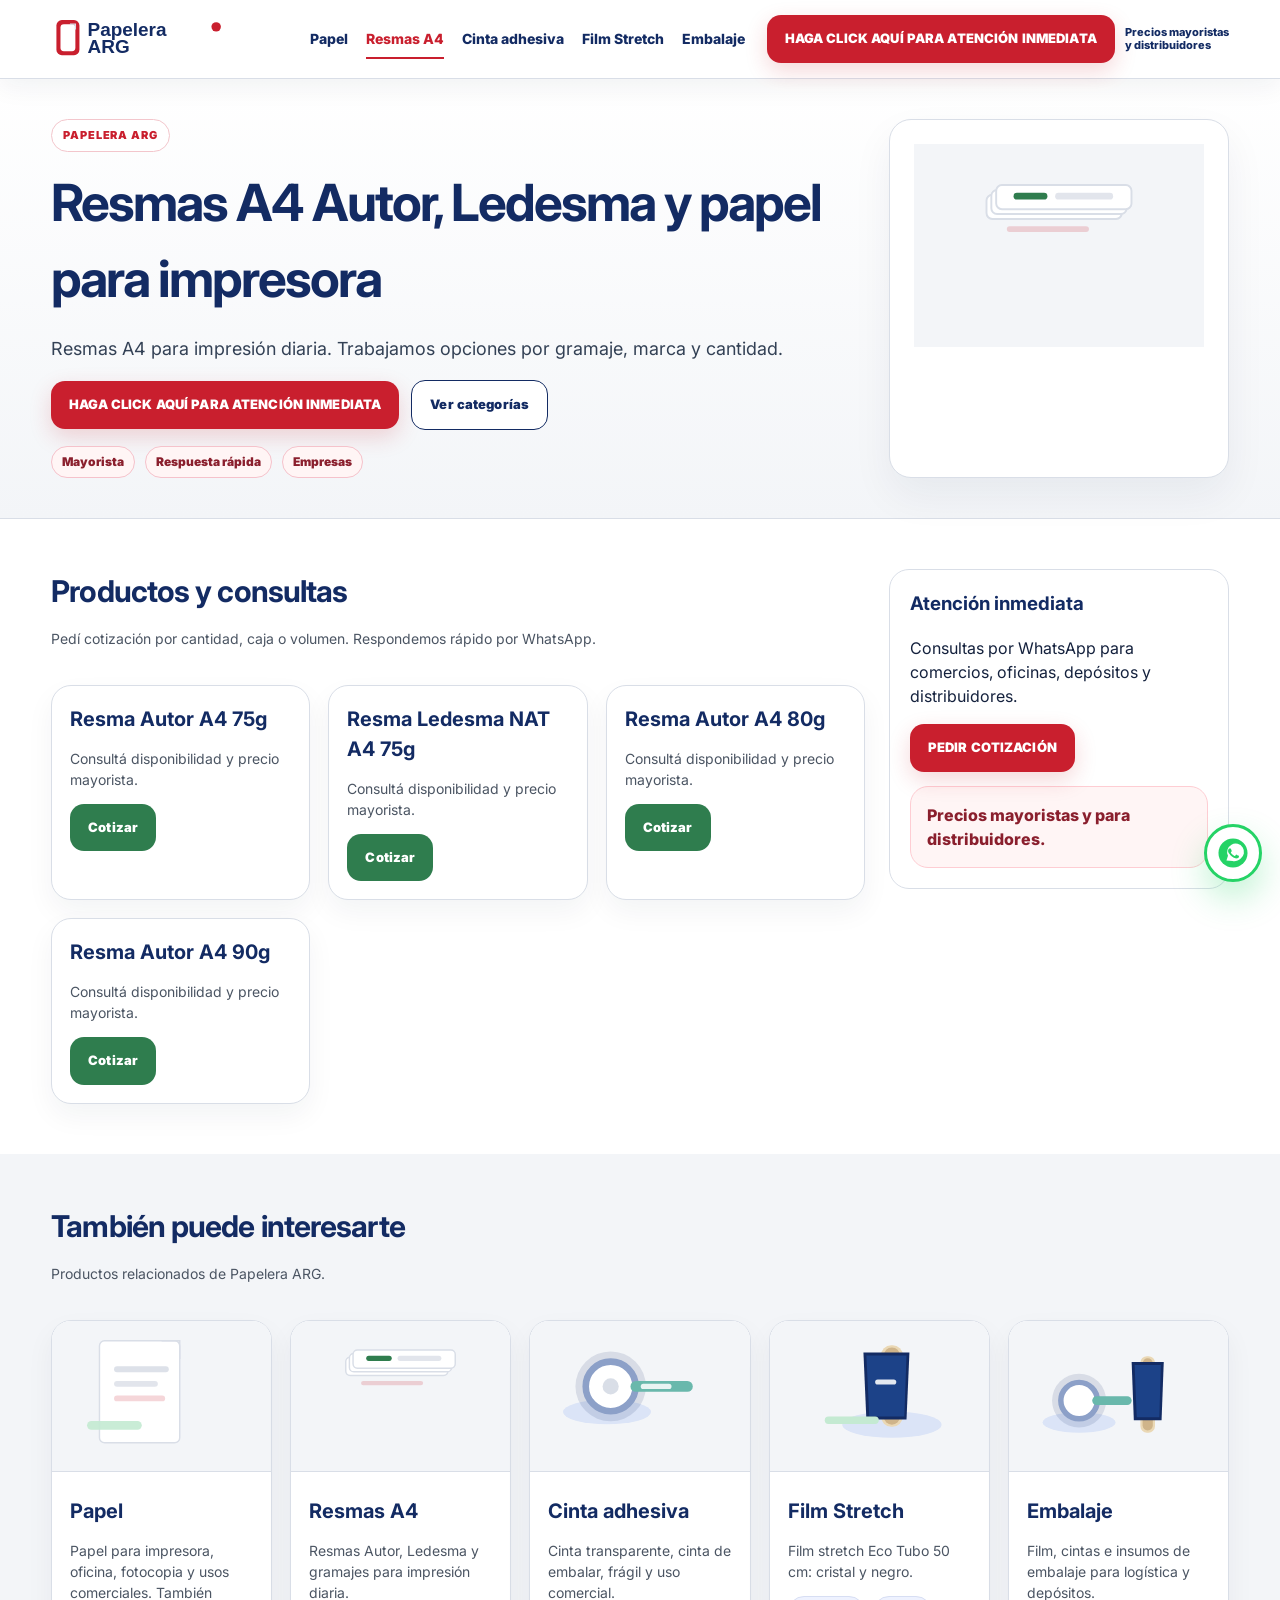
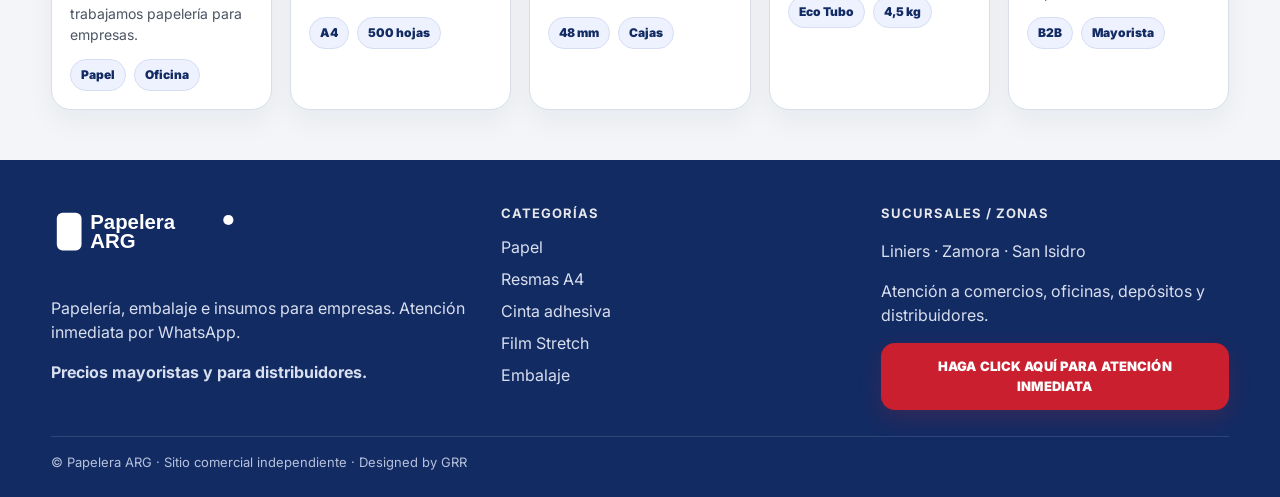
<file: resmas-a4.html>
<!doctype html><html lang="es-AR"><head><meta charset="utf-8"><meta name="viewport" content="width=device-width, initial-scale=1"><title>Resmas A4 Autor, Ledesma y papel para impresora | Papelera ARG</title><meta name="description" content="Resmas A4 para impresión diaria. Trabajamos opciones por gramaje, marca y cantidad."><link rel="canonical" href="https://www.papelera-arg.com.ar/resmas-a4.html"><meta property="og:title" content="Resmas A4 Autor, Ledesma y papel para impresora | Papelera ARG"><meta property="og:description" content="Resmas A4 para impresión diaria. Trabajamos opciones por gramaje, marca y cantidad."><meta property="og:type" content="website"><link rel="icon" href="assets/img/favicon.svg" type="image/svg+xml"><link rel="preconnect" href="https://fonts.googleapis.com"><link rel="preconnect" href="https://fonts.gstatic.com" crossorigin><link href="https://fonts.googleapis.com/css2?family=Inter:wght@400;600;700;800;900&display=swap" rel="stylesheet"><link rel="stylesheet" href="assets/style.css"></head><body><header class="topbar"><div class="container nav"><a class="logo" href="index.html"><img src="assets/img/logo.svg" alt="Papelera ARG"></a><nav class="menu" data-menu><a class="" href="papel.html">Papel</a><a class="active" href="resmas-a4.html">Resmas A4</a><a class="" href="cinta-adhesiva.html">Cinta adhesiva</a><a class="" href="film-stretch.html">Film Stretch</a><a class="" href="embalaje.html">Embalaje</a></nav><div class="top-action"><a class="btn primary" href="https://wa.me/5491159468220?text=Hola%2C%20vengo%20de%20Papelera%20ARG.%20Quiero%20atenci%C3%B3n%20inmediata%20por%20una%20cotizaci%C3%B3n." target="_blank" rel="noopener">HAGA CLICK AQUÍ PARA ATENCIÓN INMEDIATA</a><span class="micro">Precios mayoristas<br>y distribuidores</span></div><button class="mobile-toggle" data-menu-toggle>Menú</button></div></header><main><section class="page-hero"><div class="container content-grid"><div><span class="kicker">Papelera ARG</span><h1>Resmas A4 Autor, Ledesma y papel para impresora</h1><p>Resmas A4 para impresión diaria. Trabajamos opciones por gramaje, marca y cantidad.</p><div class="hero-actions"><a class="btn primary" href="https://wa.me/5491159468220?text=Hola%2C%20vengo%20de%20Papelera%20ARG.%20Quiero%20cotizar%20resmas%20A4." target="_blank">HAGA CLICK AQUÍ PARA ATENCIÓN INMEDIATA</a><a class="btn outline" href="index.html#productos">Ver categorías</a></div><div class="quick-links"><span class="tag">Mayorista</span><span class="tag">Respuesta rápida</span><span class="tag">Empresas</span></div></div><div class="hero-visual"><img src="assets/img/resmas.svg" alt="Resmas A4"></div></div></section><section class="section"><div class="container content-grid"><div><div class="section-head"><div><h2>Productos y consultas</h2><p>Pedí cotización por cantidad, caja o volumen. Respondemos rápido por WhatsApp.</p></div></div><div class="grid cols-3"><div class="card product"><h3>Resma Autor A4 75g</h3><p>Consultá disponibilidad y precio mayorista.</p><a class="btn green" href="https://wa.me/5491159468220?text=Hola%2C%20vengo%20de%20Papelera%20ARG.%20Quiero%20cotizar%20resmas%20A4.%20Producto%3A%20Resma%20Autor%20A4%2075g" target="_blank">Cotizar</a></div><div class="card product"><h3>Resma Ledesma NAT A4 75g</h3><p>Consultá disponibilidad y precio mayorista.</p><a class="btn green" href="https://wa.me/5491159468220?text=Hola%2C%20vengo%20de%20Papelera%20ARG.%20Quiero%20cotizar%20resmas%20A4.%20Producto%3A%20Resma%20Ledesma%20NAT%20A4%2075g" target="_blank">Cotizar</a></div><div class="card product"><h3>Resma Autor A4 80g</h3><p>Consultá disponibilidad y precio mayorista.</p><a class="btn green" href="https://wa.me/5491159468220?text=Hola%2C%20vengo%20de%20Papelera%20ARG.%20Quiero%20cotizar%20resmas%20A4.%20Producto%3A%20Resma%20Autor%20A4%2080g" target="_blank">Cotizar</a></div><div class="card product"><h3>Resma Autor A4 90g</h3><p>Consultá disponibilidad y precio mayorista.</p><a class="btn green" href="https://wa.me/5491159468220?text=Hola%2C%20vengo%20de%20Papelera%20ARG.%20Quiero%20cotizar%20resmas%20A4.%20Producto%3A%20Resma%20Autor%20A4%2090g" target="_blank">Cotizar</a></div></div></div><aside class="sidebox"><h3>Atención inmediata</h3><p>Consultas por WhatsApp para comercios, oficinas, depósitos y distribuidores.</p><a class="btn primary" href="https://wa.me/5491159468220?text=Hola%2C%20vengo%20de%20Papelera%20ARG.%20Quiero%20cotizar%20resmas%20A4." target="_blank">PEDIR COTIZACIÓN</a><div style="height:14px"></div><div class="notice">Precios mayoristas y para distribuidores.</div></aside></div></section><section class="section alt"><div class="container"><div class="section-head"><div><h2>También puede interesarte</h2><p>Productos relacionados de Papelera ARG.</p></div></div><div class="grid cols-5"><a class="card cat-card" href="papel.html"><img src="assets/img/papel.svg" alt="Papel" loading="lazy"><div class="cat-body"><h3>Papel</h3><p>Papel para impresora, oficina, fotocopia y usos comerciales. También trabajamos papelería para empresas.</p><div class="tags"><span class="tag">Papel</span><span class="tag">Oficina</span></div></div></a><a class="card cat-card" href="resmas-a4.html"><img src="assets/img/resmas.svg" alt="Resmas A4" loading="lazy"><div class="cat-body"><h3>Resmas A4</h3><p>Resmas Autor, Ledesma y gramajes para impresión diaria.</p><div class="tags"><span class="tag">A4</span><span class="tag">500 hojas</span></div></div></a><a class="card cat-card" href="cinta-adhesiva.html"><img src="assets/img/cinta.svg" alt="Cinta adhesiva" loading="lazy"><div class="cat-body"><h3>Cinta adhesiva</h3><p>Cinta transparente, cinta de embalar, frágil y uso comercial.</p><div class="tags"><span class="tag">48 mm</span><span class="tag">Cajas</span></div></div></a><a class="card cat-card" href="film-stretch.html"><img src="assets/img/film.svg" alt="Film Stretch" loading="lazy"><div class="cat-body"><h3>Film Stretch</h3><p>Film stretch Eco Tubo 50 cm: cristal y negro.</p><div class="tags"><span class="tag">Eco Tubo</span><span class="tag">4,5 kg</span></div></div></a><a class="card cat-card" href="embalaje.html"><img src="assets/img/embalaje.svg" alt="Embalaje" loading="lazy"><div class="cat-body"><h3>Embalaje</h3><p>Film, cintas e insumos de embalaje para logística y depósitos.</p><div class="tags"><span class="tag">B2B</span><span class="tag">Mayorista</span></div></div></a></div></div></section></main><footer class="footer"><div class="container"><div class="footer-grid"><div><img src="assets/img/logo.svg" alt="Papelera ARG" style="height:58px;filter:brightness(0) invert(1);margin-bottom:12px"><p>Papelería, embalaje e insumos para empresas. Atención inmediata por WhatsApp.</p><p><strong>Precios mayoristas y para distribuidores.</strong></p></div><div><h4>Categorías</h4><div class="footer-links"><a href="papel.html">Papel</a><a href="resmas-a4.html">Resmas A4</a><a href="cinta-adhesiva.html">Cinta adhesiva</a><a href="film-stretch.html">Film Stretch</a><a href="embalaje.html">Embalaje</a></div></div><div><h4>Sucursales / zonas</h4><p>Liniers · Zamora · San Isidro</p><p>Atención a comercios, oficinas, depósitos y distribuidores.</p><a class="btn primary" href="https://wa.me/5491159468220?text=Hola%2C%20vengo%20de%20Papelera%20ARG.%20Quiero%20pedir%20una%20cotizaci%C3%B3n." target="_blank">HAGA CLICK AQUÍ PARA ATENCIÓN INMEDIATA</a></div></div><div class="copy">© Papelera ARG · Sitio comercial independiente · Designed by GRR</div></div></footer><a class="float-wa" aria-label="WhatsApp" href="https://wa.me/5491159468220?text=Hola%2C%20vengo%20de%20Papelera%20ARG.%20Quiero%20pedir%20una%20cotizaci%C3%B3n." target="_blank"><img src="assets/img/wa.svg" alt="WhatsApp"></a><script src="assets/app.js"></script></body></html>
</file>
<file: assets/style.css>
:root{
  --navy:#132b63;
  --navy2:#0f2250;
  --red:#c91f2e;
  --red2:#ab1b28;
  --green:#2f7d4e;
  --ink:#14213d;
  --muted:#4b5563;
  --line:#d9dee7;
  --soft:#f3f5f8;
  --soft2:#eef1f5;
  --wa:#25D366;
}
*{box-sizing:border-box}
html{scroll-behavior:smooth}
body{margin:0;font-family:Inter,Arial,sans-serif;color:var(--ink);background:#fff;line-height:1.5}
a{text-decoration:none;color:inherit}
img{max-width:100%}
.container{width:min(1180px,92%);margin:auto}
.topbar{position:sticky;top:0;z-index:50;background:#fff;border-bottom:1px solid var(--line);box-shadow:0 8px 24px rgba(20,33,61,.06)}
.nav{min-height:78px;display:flex;align-items:center;gap:22px}
.logo img{height:54px;display:block}
.menu{display:flex;gap:18px;margin-left:auto;font-weight:800;font-size:14px}
.menu a{padding:8px 0;color:var(--navy);border-bottom:2px solid transparent}
.menu a:hover,.menu a.active{color:var(--red);border-color:var(--red)}
.top-action{display:flex;align-items:center;gap:10px}
.btn{display:inline-flex;align-items:center;justify-content:center;border-radius:14px;padding:14px 18px;font-weight:900;font-size:13px;letter-spacing:.01em;border:0;transition:.18s;text-align:center}
.primary{background:var(--red);color:#fff;box-shadow:0 8px 22px rgba(201,31,46,.18)}
.primary:hover{background:var(--red2)}
.green{background:var(--green);color:#fff}
.outline{border:1px solid var(--navy);background:#fff;color:var(--navy)}
.micro{font-size:11px;color:var(--navy);font-weight:800;line-height:1.2;max-width:120px}
.mobile-toggle{display:none;border:1px solid var(--line);background:#fff;border-radius:12px;padding:10px 12px;font-weight:900;color:var(--navy)}
.hero{background:linear-gradient(180deg,#fff 0,var(--soft) 100%);padding:54px 0 34px}
.hero-grid,.eco-box{display:grid;grid-template-columns:1.08fr .92fr;gap:34px;align-items:center}
.kicker{display:inline-flex;background:#fff;color:var(--red);border:1px solid #f3c6cc;padding:7px 11px;border-radius:999px;text-transform:uppercase;font-size:11px;font-weight:900;letter-spacing:.08em}
.hero h1{font-size:clamp(34px,5vw,58px);line-height:1.02;margin:16px 0 12px;letter-spacing:-.04em;color:var(--navy)}
.lead{font-size:18px;color:#334155;max-width:760px;margin:0 0 20px}
.hero-actions{display:flex;gap:12px;flex-wrap:wrap;align-items:center}
.hero-visual{background:#fff;border:1px solid var(--line);border-radius:22px;padding:24px;box-shadow:0 18px 42px rgba(20,33,61,.06)}
.hero-visual h3{margin:0 0 12px;color:var(--navy);font-size:20px}
.hero-list{display:grid;gap:10px}
.hero-list div{background:var(--soft);border:1px solid var(--line);border-left:4px solid var(--red);border-radius:12px;padding:12px 14px;font-weight:700;color:var(--navy)}
.hero-note{margin-top:14px;color:var(--muted);font-size:14px}
.trust-row{display:grid;grid-template-columns:repeat(3,1fr);gap:12px;margin-top:22px}
.trust{background:#fff;border:1px solid var(--line);border-radius:16px;padding:15px}
.trust strong{display:block;margin-bottom:4px;color:var(--navy)}
.trust span,.cat-body p,.section-head p,.branch p,.product p,.mini-text{color:var(--muted);font-size:14px}
.section{padding:50px 0}
.section.alt{background:var(--soft)}
.section-head{display:flex;align-items:end;justify-content:space-between;gap:18px;margin-bottom:22px}
.section-head h2{margin:0;font-size:30px;letter-spacing:-.03em;color:var(--navy)}
.grid{display:grid;gap:18px}
.cols-5{grid-template-columns:repeat(5,1fr)}
.cols-4{grid-template-columns:repeat(4,1fr)}
.cols-3{grid-template-columns:repeat(3,1fr)}
.card{background:#fff;border:1px solid var(--line);border-radius:20px;overflow:hidden;box-shadow:0 12px 28px rgba(20,33,61,.05)}
.cat-card{transition:.18s}
.cat-card:hover{transform:translateY(-3px);box-shadow:0 18px 36px rgba(20,33,61,.10)}
.cat-card img{width:100%;aspect-ratio:1.45/1;object-fit:cover;border-bottom:1px solid var(--line);background:#f8fafc}
.cat-body,.product{padding:18px}
.cat-body h3,.product h3{margin:0 0 8px;font-size:20px;color:var(--navy)}
.tags{display:flex;gap:8px;flex-wrap:wrap;margin-top:10px}
.tag{font-size:12px;background:#eef2ff;color:var(--navy);padding:6px 10px;border-radius:999px;font-weight:900;border:1px solid #d7def3}
.secondary-strip{display:grid;grid-template-columns:repeat(4,1fr);gap:12px;margin-top:18px}
.secondary-item{background:#fff;border:1px dashed #c8cfdb;border-radius:14px;padding:14px;text-align:center;font-weight:800;color:var(--navy)}
.eco-band{background:linear-gradient(135deg,#f7faf8,#eef4ef);border-top:1px solid var(--line);border-bottom:1px solid var(--line);padding:50px 0}
.eco-title{font-size:40px;line-height:1.03;margin:10px 0;color:var(--navy)}
.eco-list{display:grid;gap:12px}
.eco-item{background:#fff;border:1px solid #cfe1d4;border-left:6px solid var(--green);border-radius:16px;padding:16px;font-weight:900;color:#214f34}
.branch-grid{display:grid;grid-template-columns:repeat(3,1fr);gap:16px}
.branch{border:1px solid var(--line);border-radius:18px;padding:18px;background:#fff}
.branch strong{color:var(--navy)}
.footer{background:var(--navy);color:#e5e7eb;padding:44px 0 24px}
.footer-grid{display:grid;grid-template-columns:1.2fr 1fr 1fr;gap:32px}
.footer p{color:#d8dfef}.footer h4{margin:0 0 12px;text-transform:uppercase;font-size:13px;letter-spacing:.08em}.footer-links{display:grid;gap:8px;color:#d8dfef}.copy{border-top:1px solid rgba(255,255,255,.12);margin-top:26px;padding-top:16px;color:#b6c1db;font-size:13px}
.float-wa{position:fixed;right:18px;bottom:18px;width:58px;height:58px;border-radius:50%;background:#fff;display:flex;align-items:center;justify-content:center;box-shadow:0 16px 34px rgba(37,211,102,.28);z-index:60;border:3px solid var(--wa)}
.float-wa img{width:30px;height:30px;display:block}
.page-hero{background:linear-gradient(180deg,#fff 0,var(--soft) 100%);border-bottom:1px solid var(--line);padding:40px 0}
.page-hero h1{font-size:clamp(32px,4vw,52px);margin:12px 0 10px;letter-spacing:-.04em;color:var(--navy)}
.page-hero p{max-width:760px;color:#334155;font-size:18px}.content-grid{display:grid;grid-template-columns:1fr 340px;gap:24px}.sidebox{background:#fff;border:1px solid var(--line);border-radius:20px;padding:20px;align-self:start;position:sticky;top:96px}.sidebox h3{color:var(--navy);margin-top:0}.notice{background:#fff5f5;border:1px solid #fecdd3;border-radius:18px;padding:16px;color:#8a1f2d;font-weight:800}
.quick-links{display:flex;flex-wrap:wrap;gap:10px;margin-top:16px}
.quick-links .tag{background:#fff5f5;color:#8a1f2d;border-color:#f5c2cb}
@media(max-width:980px){.menu{display:none;position:absolute;left:4%;right:4%;top:78px;background:#fff;border:1px solid var(--line);border-radius:18px;padding:14px;box-shadow:0 18px 45px rgba(15,23,42,.12)}.menu.open{display:grid}.mobile-toggle{display:block;margin-left:auto}.top-action{display:flex;gap:8px;margin-left:auto}.top-action .btn{font-size:11px;padding:10px 12px;line-height:1.2}.top-action .micro{display:none}.hero-grid,.eco-box,.content-grid{grid-template-columns:1fr}.cols-5,.cols-4{grid-template-columns:repeat(2,1fr)}.cols-3,.branch-grid,.footer-grid,.trust-row,.secondary-strip{grid-template-columns:1fr}.nav{gap:12px}.logo img{height:46px}.btn{padding:12px 14px}.hero h1{font-size:42px}.lead{font-size:17px}}
@media(max-width:540px){.cols-5,.cols-4{grid-template-columns:1fr}.hero{padding-top:34px}.section{padding:38px 0}.hero-actions{align-items:stretch}.hero-actions .btn{width:100%}.nav{min-height:72px}.menu{top:72px}.hero h1{font-size:36px}.eco-title{font-size:31px}.float-wa{width:54px;height:54px}.section-head h2{font-size:26px}.logo img{height:42px}.top-action .btn{font-size:10px;padding:9px 10px}.mobile-toggle{padding:8px 10px}}
</file>
